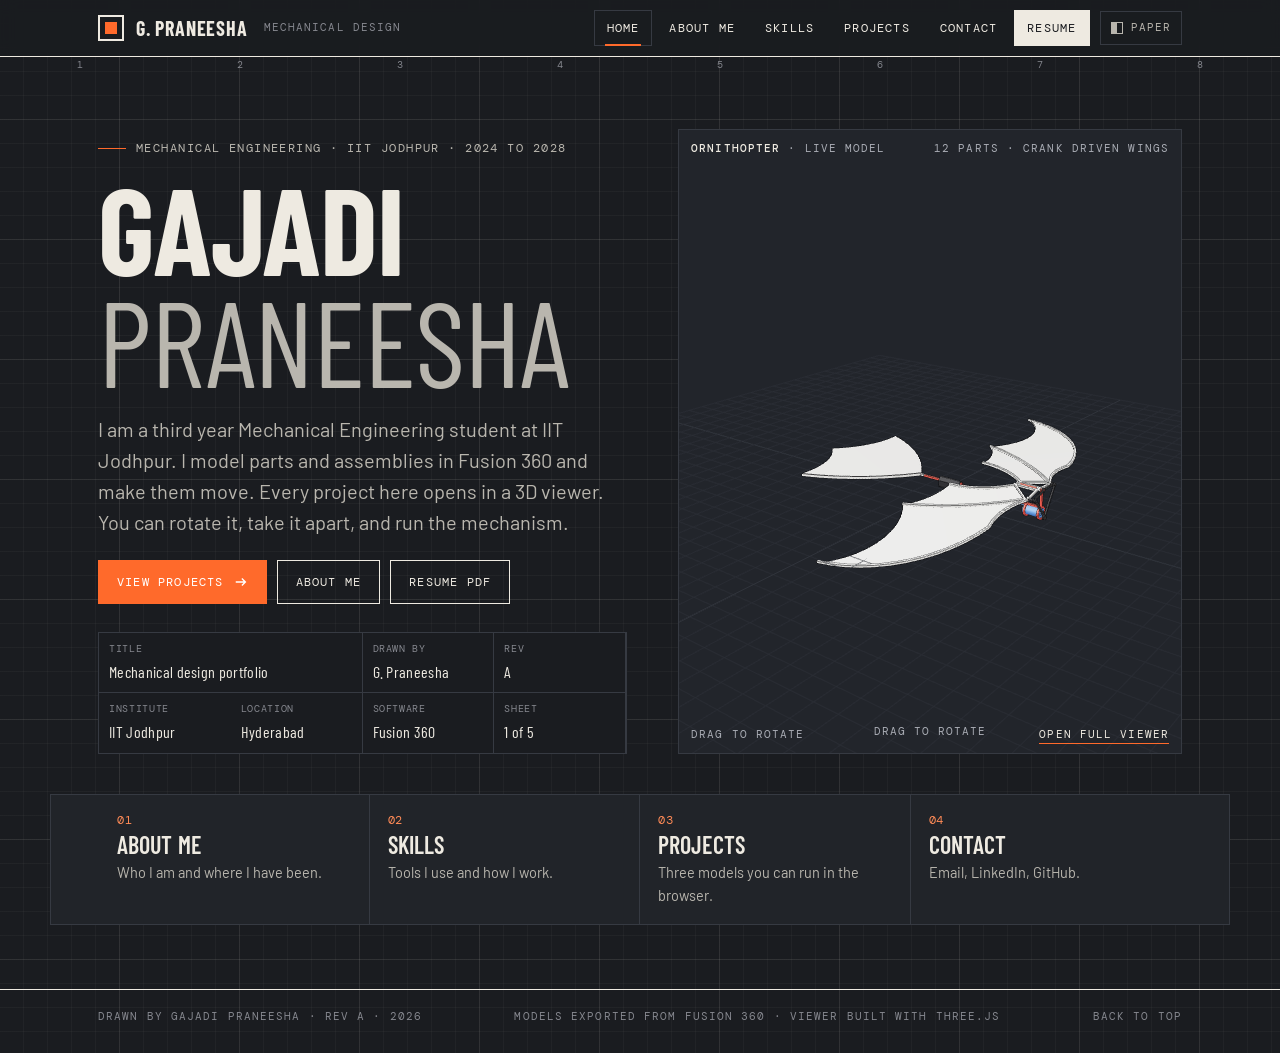
<file: index.html>
<!DOCTYPE html>
<html lang="en">
<head>
<meta charset="utf-8">
<meta name="viewport" content="width=device-width, initial-scale=1">
<title>Gajadi Praneesha · Mechanical Design Portfolio</title>
<meta name="description" content="Mechanical Engineering student at IIT Jodhpur. CAD models, assemblies, and motion studies in Fusion 360. Every project opens in a 3D viewer in the browser.">
<link rel="preconnect" href="https://fonts.googleapis.com">
<link rel="preconnect" href="https://fonts.gstatic.com" crossorigin>
<link href="https://fonts.googleapis.com/css2?family=Barlow+Condensed:wght@400;500;600;700&family=Barlow:wght@400;500;600&family=DM+Mono:wght@400;500&display=swap" rel="stylesheet">
<link rel="stylesheet" href="assets/css/style.css">
<link rel="icon" href="data:image/svg+xml,%3Csvg xmlns='http://www.w3.org/2000/svg' viewBox='0 0 32 32'%3E%3Crect x='3' y='3' width='26' height='26' fill='none' stroke='%2316171A' stroke-width='3'/%3E%3Crect x='10' y='10' width='12' height='12' fill='%23E0521A'/%3E%3C/svg%3E">
<script>(function(){try{var t=localStorage.getItem('theme');if(t==='light'||t==='dark')document.documentElement.setAttribute('data-theme',t);}catch(e){}})();</script>
<script type="importmap">{"imports":{"three":"./vendor/three/three.module.min.js"}}</script>
</head>
<body>

<header class="nav">
  <div class="wrap nav-in">
    <a class="brand" href="#home"><span class="brand-mark"></span>G. Praneesha <small>Mechanical design</small></a>
    <button class="nav-toggle" type="button" aria-label="Menu">Menu</button>
    <nav class="nav-links">
      <a href="#home">Home</a>
      <a href="#about">About me</a>
      <a href="#skills">Skills</a>
      <a href="#projects">Projects</a>
      <a href="#contact">Contact</a>
      <a class="cta" href="assets/Gajadi_Praneesha_Resume.pdf" target="_blank" rel="noopener">Resume</a>
      <button class="theme-btn" type="button" data-theme-toggle aria-label="Switch theme"><i></i><span>Paper</span></button>
    </nav>
  </div>
</header>

<main id="top">

<!-- ============================================================ HOME -->
<section class="view hero" id="home">
  <div class="zones"><span>1</span><span>2</span><span>3</span><span>4</span><span>5</span><span>6</span><span>7</span><span>8</span></div>
  <div class="wrap hero-grid">
    <div class="hero-copy">
      <div>
        <span class="eyebrow rv">Mechanical Engineering · IIT Jodhpur · 2024 to 2028</span>
        <h1 class="rv rv-d1">Gajadi<br><span class="thin">Praneesha</span></h1>
        <p class="lede rv rv-d2">I am a third year Mechanical Engineering student at IIT Jodhpur. I model parts and assemblies in Fusion 360 and make them move. Every project here opens in a 3D viewer. You can rotate it, take it apart, and run the mechanism.</p>
        <div class="hero-actions rv rv-d3">
          <a class="btn primary" href="#projects">View projects <svg viewBox="0 0 16 16" fill="none" stroke="currentColor" stroke-width="1.6"><path d="M2 8h11M9 4l4 4-4 4"/></svg></a>
          <a class="btn" href="#about">About me</a>
          <a class="btn" href="assets/Gajadi_Praneesha_Resume.pdf" target="_blank" rel="noopener">Resume PDF</a>
        </div>
      </div>
      <div class="title-block rv rv-d4" aria-label="Title block">
        <div class="span2"><span class="k">Title</span><span class="v">Mechanical design portfolio</span></div>
        <div><span class="k">Drawn by</span><span class="v">G. Praneesha</span></div>
        <div><span class="k">Rev</span><span class="v">A</span></div>
        <div><span class="k">Institute</span><span class="v">IIT Jodhpur</span></div>
        <div><span class="k">Location</span><span class="v">Hyderabad</span></div>
        <div><span class="k">Software</span><span class="v">Fusion 360</span></div>
        <div><span class="k">Sheet</span><span class="v">1 of 5</span></div>
      </div>
    </div>
    <div class="hero-viewer rv rv-d2">
      <div class="corner tl"><b>Ornithopter</b> · live model</div>
      <div class="corner tr">12 parts · crank driven wings</div>
      <div class="corner bl">Drag to rotate</div>
      <div class="corner br"><a href="projects/ornithopter.html">Open full viewer</a></div>
      <div id="hero-viewer"></div>
    </div>
  </div>
  <div class="wrap home-strip">
    <a class="strip-item rv" href="#about"><span class="mono">01</span><h3>About me</h3><p>Who I am and where I have been.</p></a>
    <a class="strip-item rv rv-d1" href="#skills"><span class="mono">02</span><h3>Skills</h3><p>Tools I use and how I work.</p></a>
    <a class="strip-item rv rv-d2" href="#projects"><span class="mono">03</span><h3>Projects</h3><p>Three models you can run in the browser.</p></a>
    <a class="strip-item rv rv-d3" href="#contact"><span class="mono">04</span><h3>Contact</h3><p>Email, LinkedIn, GitHub.</p></a>
  </div>
</section>

<!-- =========================================================== ABOUT -->
<section class="view section" id="about" hidden>
  <div class="wrap">
    <div class="sec-head">
      <span class="sec-num">01</span>
      <h2>About me</h2>
      <p>Who I am, what I work with, and where I have been.</p>
      <div class="dim"><i class="dim-l"></i><span>Sheet 2 of 5 · Profile</span><i class="dim-r"></i></div>
    </div>
    <div class="about">
      <div class="about-text rv">
        <p>I am Gajadi Praneesha. I study Mechanical Engineering at IIT Jodhpur. I am in my third year. I like to design things that move.</p>
        <p>My main tool is Fusion 360. I model each part, join the parts into an assembly, and check the motion. Then I make drawings so the part can be made. I also know SolidWorks, AutoCAD, ANSYS Workbench, and Matlab.</p>
        <p>On this site every model is real. The engine and the ornithopter are the same files I built in Fusion 360. You can turn them, pull them apart, cut them open, and run the mechanism in your browser.</p>
        <p>Outside class I help run campus events and mentor first year students. I am from Hyderabad.</p>
        <div class="hero-actions" style="margin-top:8px">
          <a class="btn primary" href="#projects">See my projects <svg viewBox="0 0 16 16" fill="none" stroke="currentColor" stroke-width="1.6"><path d="M2 8h11M9 4l4 4-4 4"/></svg></a>
          <a class="btn" href="assets/Gajadi_Praneesha_Resume.pdf" target="_blank" rel="noopener">Resume PDF</a>
        </div>
      </div>
      <div class="glance rv rv-d1">
        <div class="glance-head"><span>At a glance</span><span>2026</span></div>
        <div class="row"><span class="k">Year</span><span class="v">Third year, B.Tech Mechanical Engineering</span></div>
        <div class="row"><span class="k">Institute</span><span class="v">Indian Institute of Technology Jodhpur</span></div>
        <div class="row"><span class="k">Main tool</span><span class="v">Fusion 360</span></div>
        <div class="row"><span class="k">Also</span><span class="v">SolidWorks, AutoCAD, ANSYS Workbench, Matlab</span></div>
        <div class="row"><span class="k">Focus</span><span class="v">CAD modelling, assemblies, motion, drawings</span></div>
        <div class="row"><span class="k">Home</span><span class="v">Hyderabad, Telangana</span></div>
        <div class="row"><span class="k">Open to</span><span class="v">Internships and design projects</span></div>
      </div>
    </div>

    <div class="about-sub">
      <div class="sub-head rv"><h3>Experience and education</h3><span>2020 to present</span></div>
      <div class="timeline">
        <div class="tl-col rv">
          <h3>Positions <span>IIT Jodhpur</span></h3>
          <div class="tl-item"><div class="tl-date">Aug 2025<br>to present</div><div><h4>Support Team Member</h4><div class="org">Nexus IIT Jodhpur</div></div></div>
          <div class="tl-item"><div class="tl-date">Oct 2024<br>to present</div><div><h4>Core Member</h4><div class="org">E-Cell IIT Jodhpur</div><p>Joined the support team in October 2024. Moved to the core team in August 2025.</p></div></div>
          <div class="tl-item"><div class="tl-date">Aug 2025<br>to Feb 2026</div><div><h4>Student Guide</h4><div class="org">Student Wellbeing Committee</div><p>Mentored 11 first year students. Helped them settle into classes and campus life.</p></div></div>
          <div class="tl-item"><div class="tl-date">Dec 2024<br>to Jan 2026</div><div><h4>Assistant Head</h4><div class="org">Prometeo IIT Jodhpur</div><p>Ran publicity and outreach for the annual technical festival. Started as a volunteer in 2024.</p></div></div>
          <div class="tl-item"><div class="tl-date">Two editions</div><div><h4>Participant and Mentor</h4><div class="org">Vandre IIT Jodhpur</div><p>Helped build an interactive stall that won an award. Mentored student teams the next year.</p></div></div>
        </div>
        <div class="tl-col rv rv-d1">
          <h3>Education <span>Degrees and schools</span></h3>
          <div class="tl-item"><div class="tl-date">2024 to 2028</div><div><h4>B.Tech, Mechanical Engineering</h4><div class="org">Indian Institute of Technology Jodhpur</div><p>Third year. Coursework in solids, fluids, thermodynamics, manufacturing, and computation. Now studying heat transfer, kinematics, and metrology.</p></div></div>
          <div class="tl-item"><div class="tl-date">2023</div><div><h4>Class XII, MPC</h4><div class="org">Little Flower Junior College, Uppal</div><div class="grade">96%</div></div></div>
          <div class="tl-item"><div class="tl-date">2020</div><div><h4>Class X</h4><div class="org">St. Peter's Model School</div><div class="grade">94%</div></div></div>
        </div>
      </div>
    </div>
    <div class="view-next"><span class="mono">Next sheet</span><a href="#skills">Skills <svg viewBox="0 0 16 16" fill="none" stroke="currentColor" stroke-width="1.6"><path d="M2 8h11M9 4l4 4-4 4"/></svg></a></div>
  </div>
</section>

<!-- ========================================================== SKILLS -->
<section class="view section" id="skills" hidden>
  <div class="wrap">
    <div class="sec-head">
      <span class="sec-num">02</span>
      <h2>Skills</h2>
      <p>What I use and what I know. Fusion 360 is my main tool. I also work in SolidWorks and AutoCAD. I have used ANSYS Workbench and Matlab for analysis.</p>
      <div class="dim"><i class="dim-l"></i><span>Sheet 3 of 5 · Tools · Design · Coursework</span><i class="dim-r"></i></div>
    </div>
    <div class="skills">
      <div class="skill-box rv">
        <h3>Software <span>CAD and CAE</span></h3>
        <div class="skill-list"><span class="skill main">Fusion 360</span><span class="skill">SolidWorks</span><span class="skill">AutoCAD</span><span class="skill">ANSYS Workbench</span><span class="skill">Matlab</span><span class="skill">GitHub</span></div>
      </div>
      <div class="skill-box rv rv-d1">
        <h3>Design <span>What I do with it</span></h3>
        <div class="skill-list"><span class="skill main">3D CAD modelling</span><span class="skill main">Assembly design</span><span class="skill">Engineering drawing</span><span class="skill">Motion simulation</span><span class="skill">Mechanical design</span><span class="skill">Machine elements</span><span class="skill">GD&amp;T</span></div>
      </div>
      <div class="skill-box rv rv-d2">
        <h3>Coursework <span>IIT Jodhpur</span></h3>
        <div class="mono" style="margin-bottom:8px">Completed</div>
        <div class="skill-list" style="margin-bottom:14px"><span class="skill">Mechanics of Solids</span><span class="skill">Fluid Mechanics</span><span class="skill">Thermodynamics</span><span class="skill">Manufacturing Processes</span><span class="skill">Engineering Mechanics</span><span class="skill">Scientific Computations</span><span class="skill">Machine Learning</span></div>
        <div class="mono" style="margin-bottom:8px">Ongoing</div>
        <div class="skill-list"><span class="skill">Heat Transfer</span><span class="skill">Kinematics and Dynamics</span><span class="skill">Machine Science and Metrology</span><span class="skill">Digital Fabrication</span><span class="skill">Production Operations and Management</span></div>
      </div>
    </div>

    <div class="about-sub">
      <div class="sub-head rv"><h3>How I work</h3><span>From sketch to drawing</span></div>
      <div class="process">
        <div class="step rv"><span class="mono">Step 1</span><h4>Model the parts</h4><p>Each part gets its own file. I keep the sketches simple and fully defined so changes are easy later.</p></div>
        <div class="step rv rv-d1"><span class="mono">Step 2</span><h4>Build the assembly</h4><p>I join the parts with the right joints. Revolute where things turn. Slider where things slide. Rigid where things stay put.</p></div>
        <div class="step rv rv-d2"><span class="mono">Step 3</span><h4>Check the motion</h4><p>I run a motion study. If a part hits another part, I go back and fix the geometry.</p></div>
        <div class="step rv rv-d3"><span class="mono">Step 4</span><h4>Make the drawings</h4><p>Front, top, side, section, and exploded views on a sheet with a title block. Ready for a workshop.</p></div>
      </div>
    </div>

    <div class="about-sub">
      <div class="sub-head rv"><h3>Where I used them</h3><span>Skills to projects</span></div>
      <div class="usage rv">
        <div class="usage-row"><span class="skill">Assembly joints</span><span class="u">Engine (26 parts), Ornithopter (12 parts), Hinge</span></div>
        <div class="usage-row"><span class="skill">Motion study</span><span class="u">Engine crank and pistons, Ornithopter wings, Hinge</span></div>
        <div class="usage-row"><span class="skill">Engineering drawing</span><span class="u">Engine drawing sheet, exploded and section views</span></div>
        <div class="usage-row"><span class="skill">Loft and Sweep</span><span class="u">Wall hook, Pipe elbow, Flanged elbow</span></div>
        <div class="usage-row"><span class="skill">Mirror and patterns</span><span class="u">Ornithopter left and right wings, Engine cylinders</span></div>
      </div>
    </div>
    <div class="view-next"><span class="mono">Next sheet</span><a href="#projects">Projects <svg viewBox="0 0 16 16" fill="none" stroke="currentColor" stroke-width="1.6"><path d="M2 8h11M9 4l4 4-4 4"/></svg></a></div>
  </div>
</section>

<!-- ======================================================== PROJECTS -->
<section class="view section" id="projects" hidden>
  <div class="wrap">
    <div class="sec-head">
      <span class="sec-num">03</span>
      <h2>Projects</h2>
      <p>Three projects from Fusion 360. Two of them open in a full 3D viewer with explode, section cut, and motion. The third is a set of parts with pictures and a short video.</p>
      <div class="dim"><i class="dim-l"></i><span>Sheet 4 of 5 · Drawings 01 to 03</span><i class="dim-r"></i></div>
    </div>
    <div class="projects">
      <article class="card rv">
        <div class="card-media light"><img src="assets/img/engine/iso.jpg" alt="Four cylinder engine CAD model" loading="lazy"><span class="tag">DWG 01</span><span class="tag motion">Motion</span></div>
        <div class="card-body">
          <h3>Four cylinder inline engine</h3>
          <p>A full engine built from scratch. Block, crankshaft, pistons, rods, caps, and pins. All joined into one assembly that runs.</p>
          <div class="chips"><span class="chip">Fusion 360</span><span class="chip">26 parts</span><span class="chip">Drawings</span><span class="chip">Motion study</span></div>
          <div class="card-foot"><span>Explode · Section · Run</span><span class="go">Open viewer <svg viewBox="0 0 16 16" fill="none" stroke="currentColor" stroke-width="1.6"><path d="M2 8h11M9 4l4 4-4 4"/></svg></span></div>
        </div>
        <a class="cover" href="projects/engine.html" aria-label="Open the engine project"></a>
      </article>
      <article class="card rv rv-d1">
        <div class="card-media"><img src="assets/img/ornithopter/assembly.png" alt="Ornithopter CAD model" loading="lazy"><span class="tag">DWG 02</span><span class="tag motion">Motion</span></div>
        <div class="card-body">
          <h3>Ornithopter flapping wing mechanism</h3>
          <p>A machine that flies by flapping its wings like a bird. One crank, two links, two wings. Both wings move together.</p>
          <div class="chips"><span class="chip">Fusion 360</span><span class="chip">12 parts</span><span class="chip">Linkage</span><span class="chip">Motion study</span></div>
          <div class="card-foot"><span>Explode · Section · Run</span><span class="go">Open viewer <svg viewBox="0 0 16 16" fill="none" stroke="currentColor" stroke-width="1.6"><path d="M2 8h11M9 4l4 4-4 4"/></svg></span></div>
        </div>
        <a class="cover" href="projects/ornithopter.html" aria-label="Open the ornithopter project"></a>
      </article>
      <article class="card rv rv-d2">
        <div class="card-media"><img src="assets/img/components/bracket.png" alt="Pipe support bracket CAD model" loading="lazy"><span class="tag">DWG 03</span></div>
        <div class="card-body">
          <h3>Mechanical components and assemblies</h3>
          <p>Six parts made to practice the tools. A hook, a bracket, two pipe elbows, a spacer, and a hinge that turns.</p>
          <div class="chips"><span class="chip">Fusion 360</span><span class="chip">6 parts</span><span class="chip">Loft</span><span class="chip">Sweep</span></div>
          <div class="card-foot"><span>Gallery · Video</span><span class="go">Open project <svg viewBox="0 0 16 16" fill="none" stroke="currentColor" stroke-width="1.6"><path d="M2 8h11M9 4l4 4-4 4"/></svg></span></div>
        </div>
        <a class="cover" href="projects/components.html" aria-label="Open the components project"></a>
      </article>
    </div>
    <div class="view-next"><span class="mono">Next sheet</span><a href="#contact">Contact <svg viewBox="0 0 16 16" fill="none" stroke="currentColor" stroke-width="1.6"><path d="M2 8h11M9 4l4 4-4 4"/></svg></a></div>
  </div>
</section>

<!-- ========================================================= CONTACT -->
<section class="view section" id="contact" hidden>
  <div class="wrap contact">
    <div class="rv">
      <span class="sec-num">04</span>
      <h2 style="margin-top:14px">Get in touch</h2>
      <p>I am open to internships and design projects. Write to me by email or find me on LinkedIn. I reply within a day or two.</p>
      <a class="btn primary" href="mailto:gpraneesha17@gmail.com">Send an email <svg viewBox="0 0 16 16" fill="none" stroke="currentColor" stroke-width="1.6"><path d="M2 8h11M9 4l4 4-4 4"/></svg></a>
    </div>
    <div class="contact-list rv rv-d1">
      <a href="mailto:gpraneesha17@gmail.com"><span class="k">Email</span><span class="v">gpraneesha17@gmail.com</span><svg viewBox="0 0 16 16" fill="none" stroke="currentColor" stroke-width="1.6"><path d="M2 8h11M9 4l4 4-4 4"/></svg></a>
      <a href="https://www.linkedin.com/in/gajadi-praneesha-06878531a/" target="_blank" rel="noopener"><span class="k">LinkedIn</span><span class="v">gajadi-praneesha</span><svg viewBox="0 0 16 16" fill="none" stroke="currentColor" stroke-width="1.6"><path d="M2 8h11M9 4l4 4-4 4"/></svg></a>
      <a href="https://github.com/praneesha1" target="_blank" rel="noopener"><span class="k">GitHub</span><span class="v">praneesha1</span><svg viewBox="0 0 16 16" fill="none" stroke="currentColor" stroke-width="1.6"><path d="M2 8h11M9 4l4 4-4 4"/></svg></a>
      <a href="assets/Gajadi_Praneesha_Resume.pdf" target="_blank" rel="noopener"><span class="k">Resume</span><span class="v">PDF, one page</span><svg viewBox="0 0 16 16" fill="none" stroke="currentColor" stroke-width="1.6"><path d="M2 8h11M9 4l4 4-4 4"/></svg></a>
      <div><span class="k">Location</span><span class="v">Jodhpur · Hyderabad</span><span></span></div>
    </div>
  </div>
</section>
</main>

<footer class="footer">
  <div class="wrap footer-in">
    <span>Drawn by Gajadi Praneesha · Rev A · <span data-year>2026</span></span>
    <span>Models exported from Fusion 360 · Viewer built with three.js</span>
    <button class="linkish" type="button" data-scroll-top>Back to top</button>
  </div>
</footer>

<script src="assets/js/main.js"></script>
<script type="module">
  import { CadViewer } from './assets/js/viewer.js';
  import { ORNITHOPTER } from './assets/js/models.js';
  const el = document.getElementById('hero-viewer');
  el.style.position = 'absolute'; el.style.inset = '0';
  window.cadViewer = new CadViewer(el, { model: ORNITHOPTER, ui: false, autoRotate: true, playing: true, base: './', compact: true, grid: true });
</script>
</body>
</html>
</file>
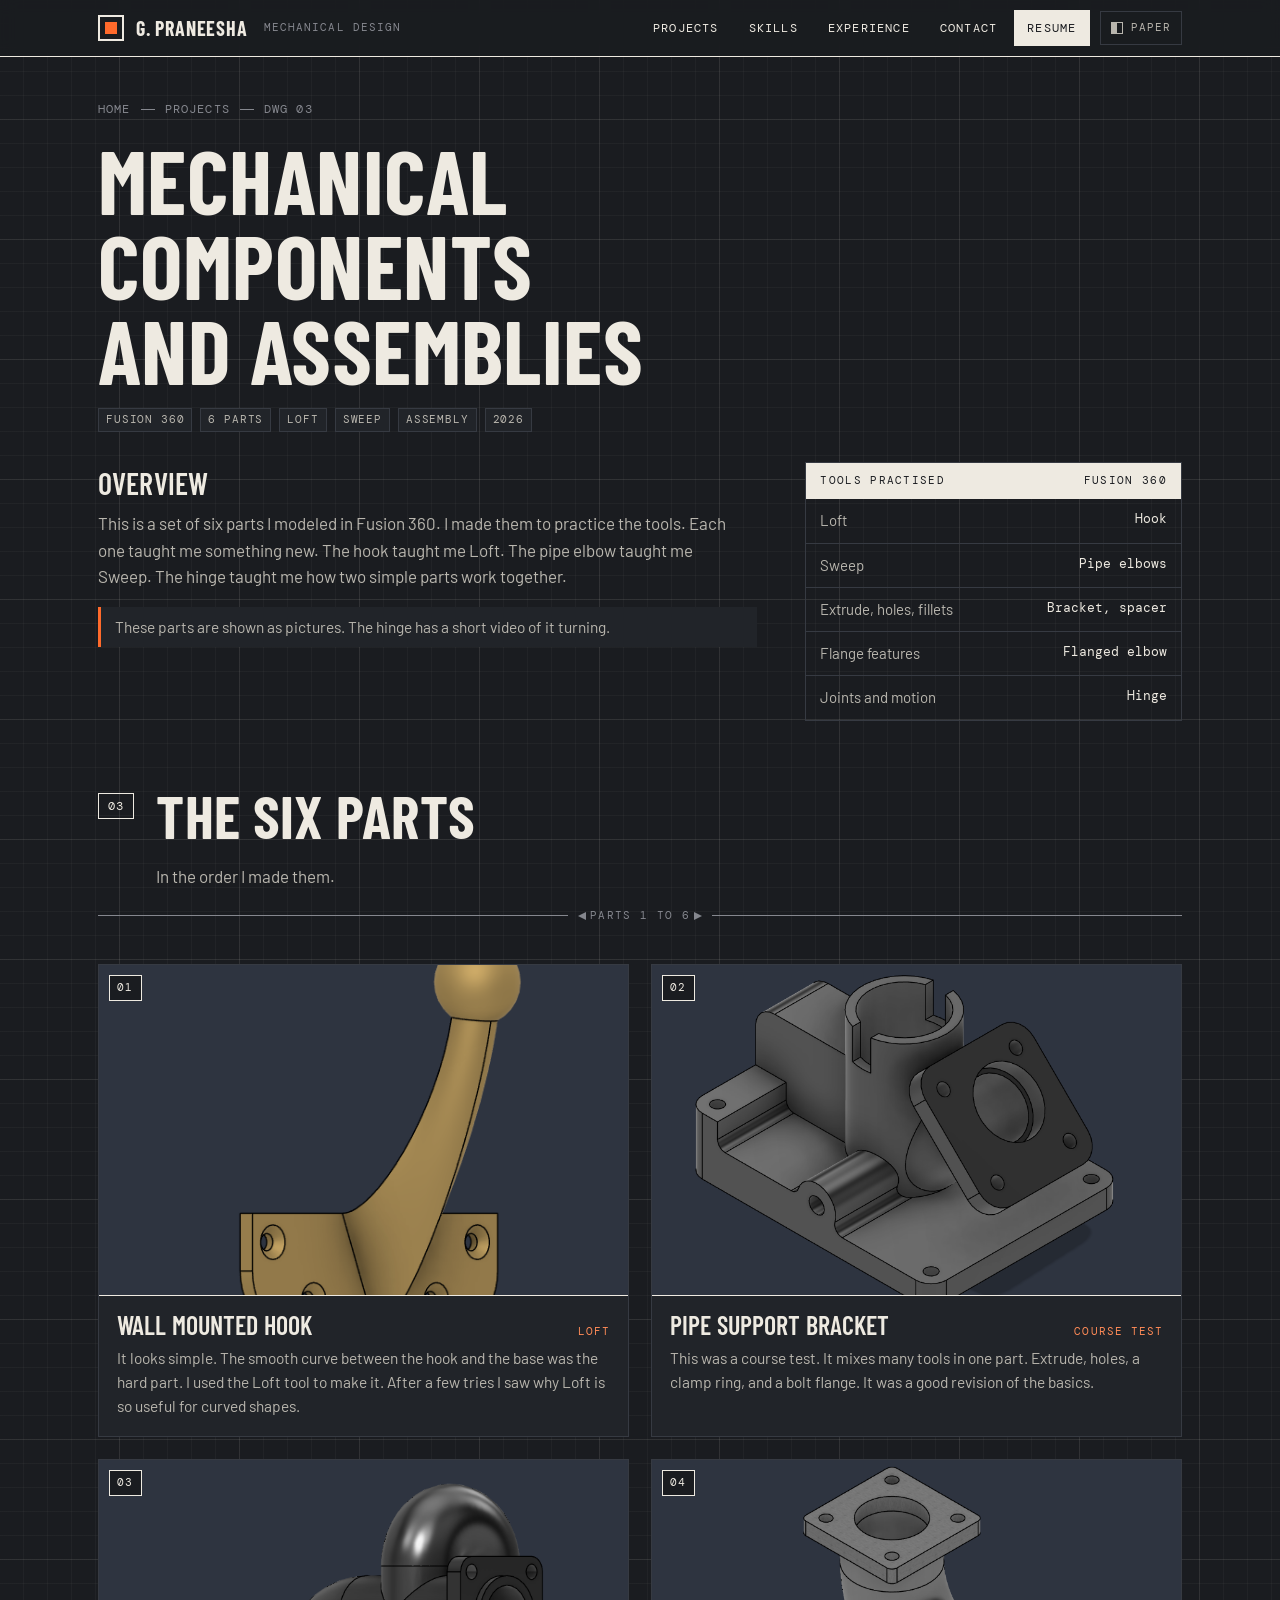
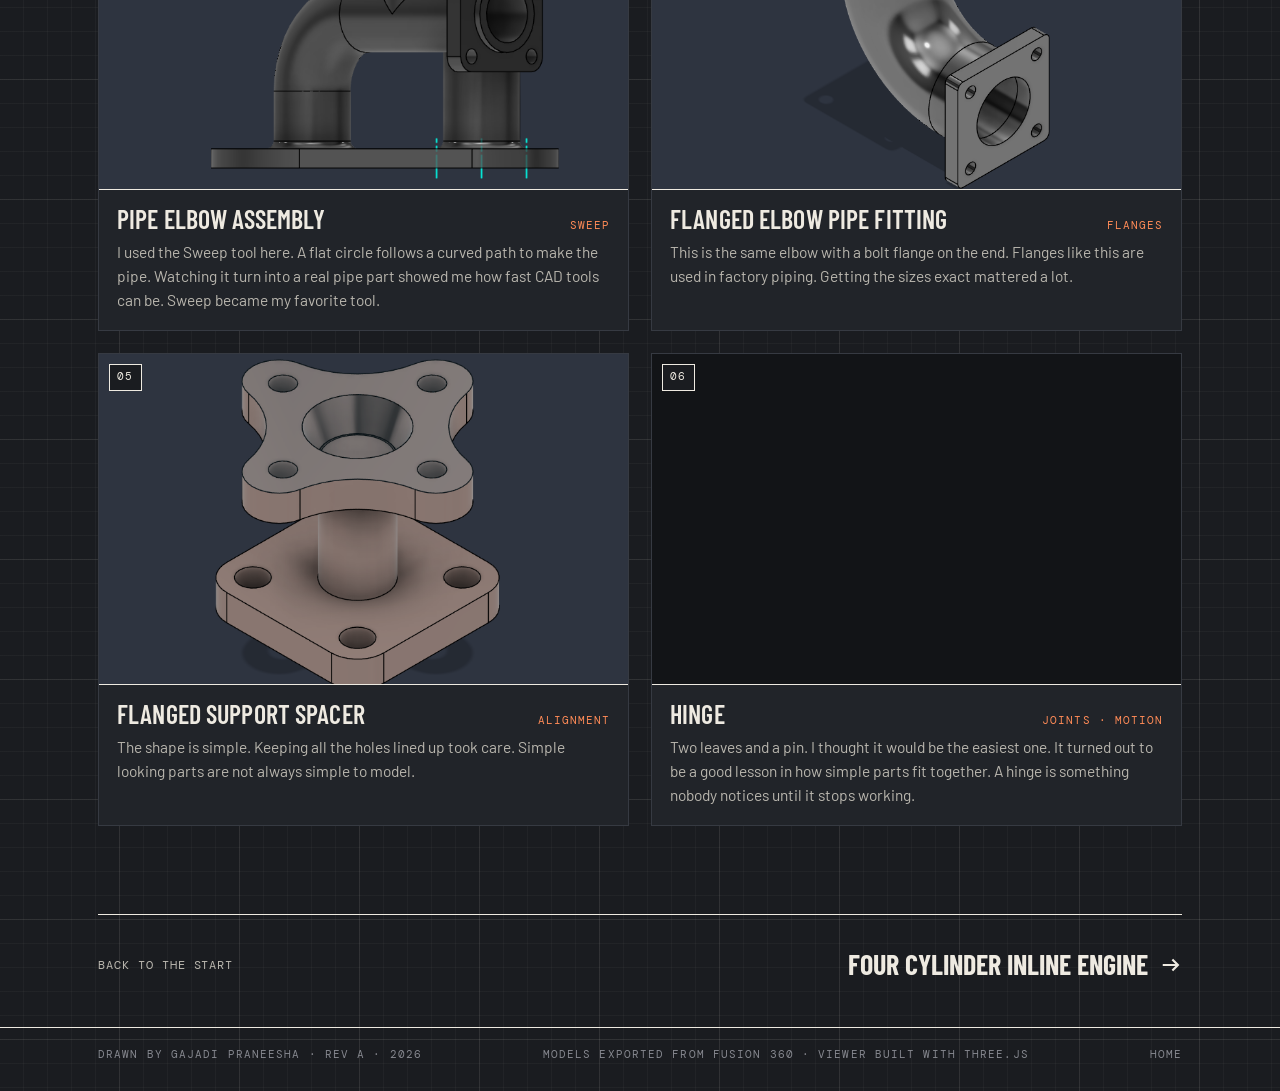
<file: projects/components.html>
<!DOCTYPE html>
<html lang="en">
<head>
<meta charset="utf-8">
<meta name="viewport" content="width=device-width, initial-scale=1">
<title>Mechanical Components and Assemblies · Gajadi Praneesha</title>
<meta name="description" content="Six mechanical parts modeled in Fusion 360 to practice loft, sweep, and assembly tools.">
<link rel="preconnect" href="https://fonts.googleapis.com">
<link rel="preconnect" href="https://fonts.gstatic.com" crossorigin>
<link href="https://fonts.googleapis.com/css2?family=Barlow+Condensed:wght@400;500;600;700&family=Barlow:wght@400;500;600&family=DM+Mono:wght@400;500&display=swap" rel="stylesheet">
<link rel="stylesheet" href="../assets/css/style.css">
<link rel="icon" href="data:image/svg+xml,%3Csvg xmlns='http://www.w3.org/2000/svg' viewBox='0 0 32 32'%3E%3Crect x='3' y='3' width='26' height='26' fill='none' stroke='%2316171A' stroke-width='3'/%3E%3Crect x='10' y='10' width='12' height='12' fill='%23E0521A'/%3E%3C/svg%3E">
<script>(function(){try{var t=localStorage.getItem('theme');if(t==='light'||t==='dark')document.documentElement.setAttribute('data-theme',t);}catch(e){}})();</script>
</head>
<body>

<header class="nav">
  <div class="wrap nav-in">
    <a class="brand" href="../index.html"><span class="brand-mark"></span>G. Praneesha <small>Mechanical design</small></a>
    <button class="nav-toggle" type="button" aria-label="Menu">Menu</button>
    <nav class="nav-links">
      <a href="../index.html#projects">Projects</a>
      <a href="../index.html#skills">Skills</a>
      <a href="../index.html#experience">Experience</a>
      <a href="../index.html#contact">Contact</a>
      <a class="cta" href="../assets/Gajadi_Praneesha_Resume.pdf" target="_blank" rel="noopener">Resume</a>
      <button class="theme-btn" type="button" data-theme-toggle aria-label="Switch theme"><i></i><span>Paper</span></button>
    </nav>
  </div>
</header>

<main>
<div class="wrap">
  <div class="proj-head">
    <div class="crumbs"><a href="../index.html">Home</a><i></i><a href="../index.html#projects">Projects</a><i></i><span>DWG 03</span></div>
    <h1 class="rv">Mechanical components and assemblies</h1>
    <div class="proj-meta rv rv-d1"><span class="chip">Fusion 360</span><span class="chip">6 parts</span><span class="chip">Loft</span><span class="chip">Sweep</span><span class="chip">Assembly</span><span class="chip">2026</span></div>
  </div>

  <div class="proj-grid" style="padding-top:8px">
    <div class="prose">
      <h2>Overview</h2>
      <p>This is a set of six parts I modeled in Fusion 360. I made them to practice the tools. Each one taught me something new. The hook taught me Loft. The pipe elbow taught me Sweep. The hinge taught me how two simple parts work together.</p>
      <div class="note">These parts are shown as pictures. The hinge has a short video of it turning.</div>
    </div>
    <aside class="side-stack">
      <div class="facts rv">
        <div class="facts-head"><span>Tools practised</span><span>Fusion 360</span></div>
        <div class="row"><span class="k">Loft</span><span class="v">Hook</span></div>
        <div class="row"><span class="k">Sweep</span><span class="v">Pipe elbows</span></div>
        <div class="row"><span class="k">Extrude, holes, fillets</span><span class="v">Bracket, spacer</span></div>
        <div class="row"><span class="k">Flange features</span><span class="v">Flanged elbow</span></div>
        <div class="row"><span class="k">Joints and motion</span><span class="v">Hinge</span></div>
      </div>
    </aside>
  </div>

  <section class="section" style="padding-top:0">
    <div class="sec-head">
      <span class="sec-num">03</span>
      <h2>The six parts</h2>
      <p>In the order I made them.</p>
      <div class="dim"><i class="dim-l"></i><span>Parts 1 to 6</span><i class="dim-r"></i></div>
    </div>
    <div class="parts-grid">
      <article class="part rv">
        <div class="pm"><img src="../assets/img/components/hook.png" alt="Wall mounted hook" loading="lazy"><span class="n">01</span></div>
        <div class="pb"><h3>Wall mounted hook <span>Loft</span></h3><p>It looks simple. The smooth curve between the hook and the base was the hard part. I used the Loft tool to make it. After a few tries I saw why Loft is so useful for curved shapes.</p></div>
      </article>
      <article class="part rv rv-d1">
        <div class="pm"><img src="../assets/img/components/bracket.png" alt="Pipe support bracket" loading="lazy"><span class="n">02</span></div>
        <div class="pb"><h3>Pipe support bracket <span>Course test</span></h3><p>This was a course test. It mixes many tools in one part. Extrude, holes, a clamp ring, and a bolt flange. It was a good revision of the basics.</p></div>
      </article>
      <article class="part rv">
        <div class="pm"><img src="../assets/img/components/elbow.png" alt="Pipe elbow assembly" loading="lazy"><span class="n">03</span></div>
        <div class="pb"><h3>Pipe elbow assembly <span>Sweep</span></h3><p>I used the Sweep tool here. A flat circle follows a curved path to make the pipe. Watching it turn into a real pipe part showed me how fast CAD tools can be. Sweep became my favorite tool.</p></div>
      </article>
      <article class="part rv rv-d1">
        <div class="pm"><img src="../assets/img/components/flanged-elbow.png" alt="Flanged elbow pipe fitting" loading="lazy"><span class="n">04</span></div>
        <div class="pb"><h3>Flanged elbow pipe fitting <span>Flanges</span></h3><p>This is the same elbow with a bolt flange on the end. Flanges like this are used in factory piping. Getting the sizes exact mattered a lot.</p></div>
      </article>
      <article class="part rv">
        <div class="pm"><img src="../assets/img/components/spacer.png" alt="Flanged support spacer" loading="lazy"><span class="n">05</span></div>
        <div class="pb"><h3>Flanged support spacer <span>Alignment</span></h3><p>The shape is simple. Keeping all the holes lined up took care. Simple looking parts are not always simple to model.</p></div>
      </article>
      <article class="part rv rv-d1">
        <div class="pm"><video src="../assets/video/hinge.mp4" muted loop playsinline autoplay preload="metadata" aria-label="Hinge turning"></video><span class="n">06</span></div>
        <div class="pb"><h3>Hinge <span>Joints · Motion</span></h3><p>Two leaves and a pin. I thought it would be the easiest one. It turned out to be a good lesson in how simple parts fit together. A hinge is something nobody notices until it stops working.</p></div>
      </article>
    </div>
  </section>

  <div class="next-proj">
    <span class="mono">Back to the start</span>
    <a href="engine.html">Four cylinder inline engine <svg viewBox="0 0 16 16" fill="none" stroke="currentColor" stroke-width="1.6"><path d="M2 8h11M9 4l4 4-4 4"/></svg></a>
  </div>
</div>
</main>

<footer class="footer">
  <div class="wrap footer-in">
    <span>Drawn by Gajadi Praneesha · Rev A · <span data-year>2026</span></span>
    <span>Models exported from Fusion 360 · Viewer built with three.js</span>
    <a href="../index.html">Home</a>
  </div>
</footer>

<script src="../assets/js/main.js"></script>
</body>
</html>
</file>
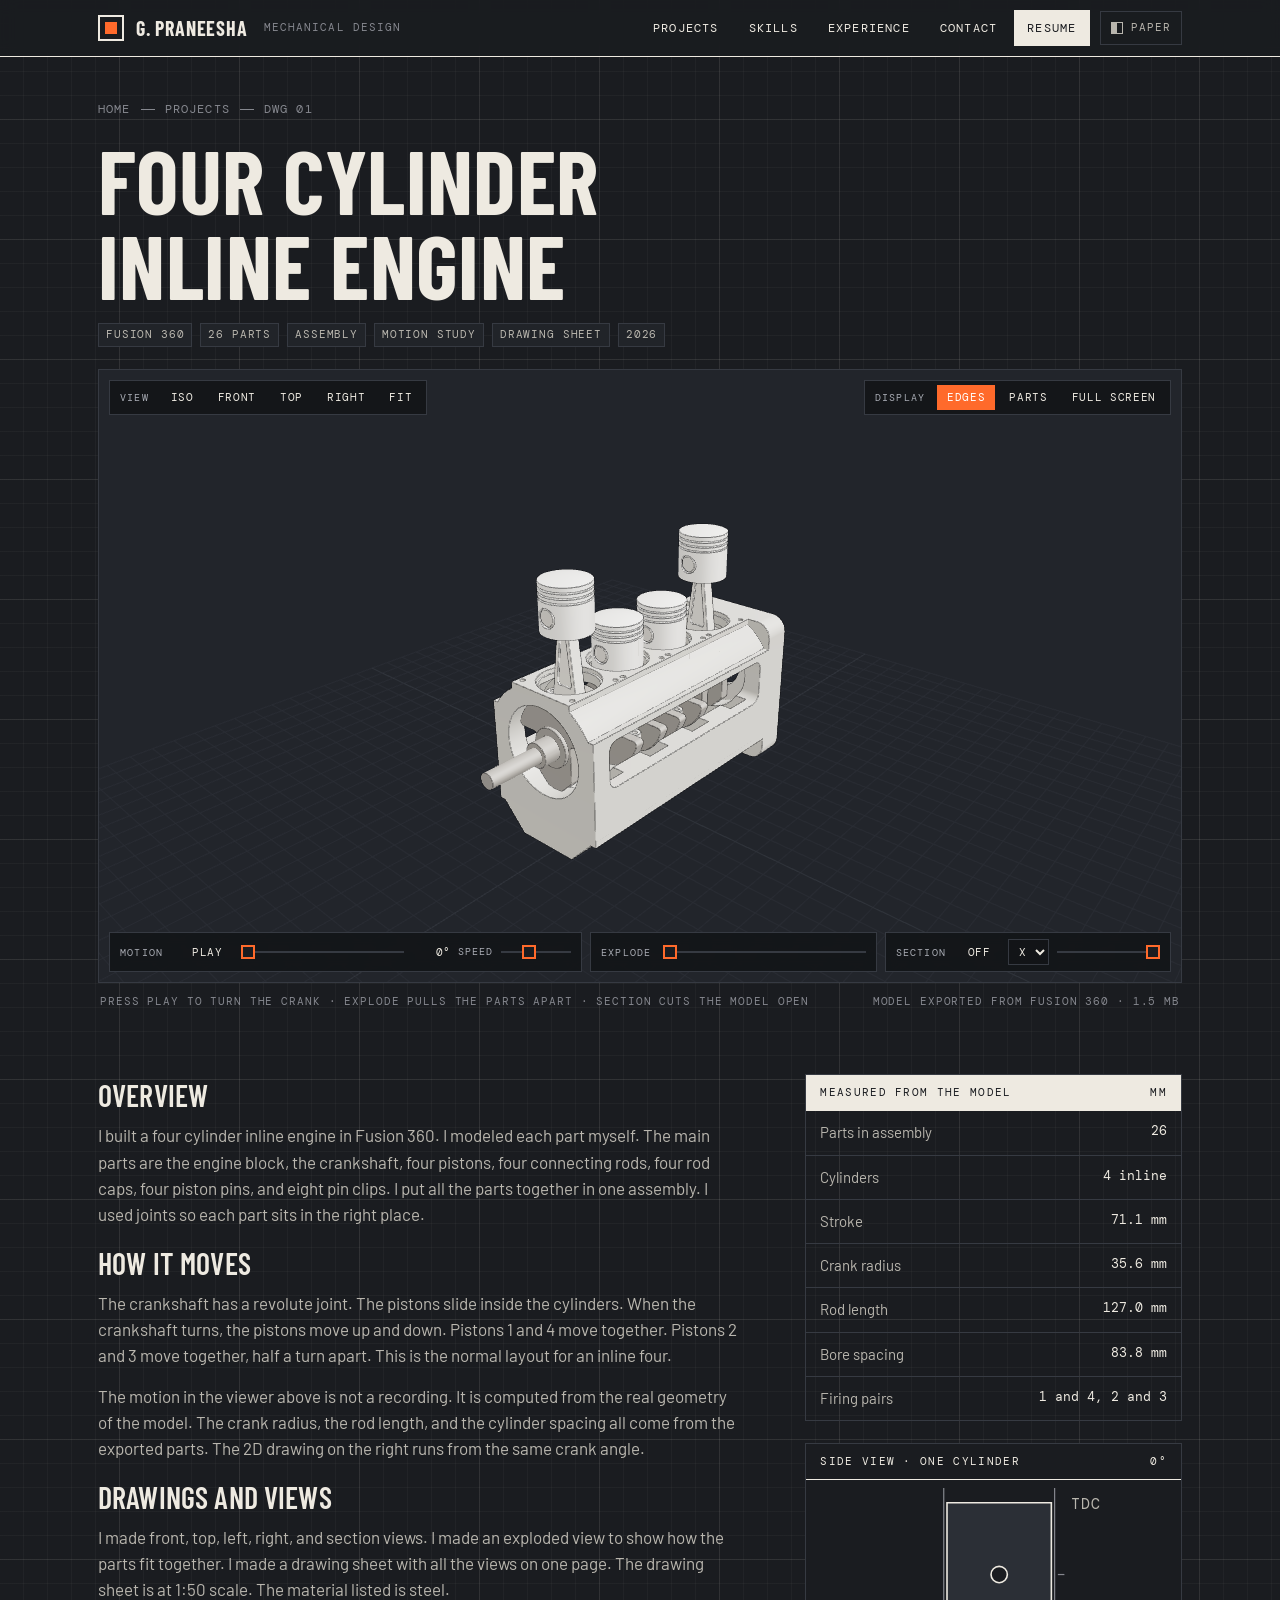
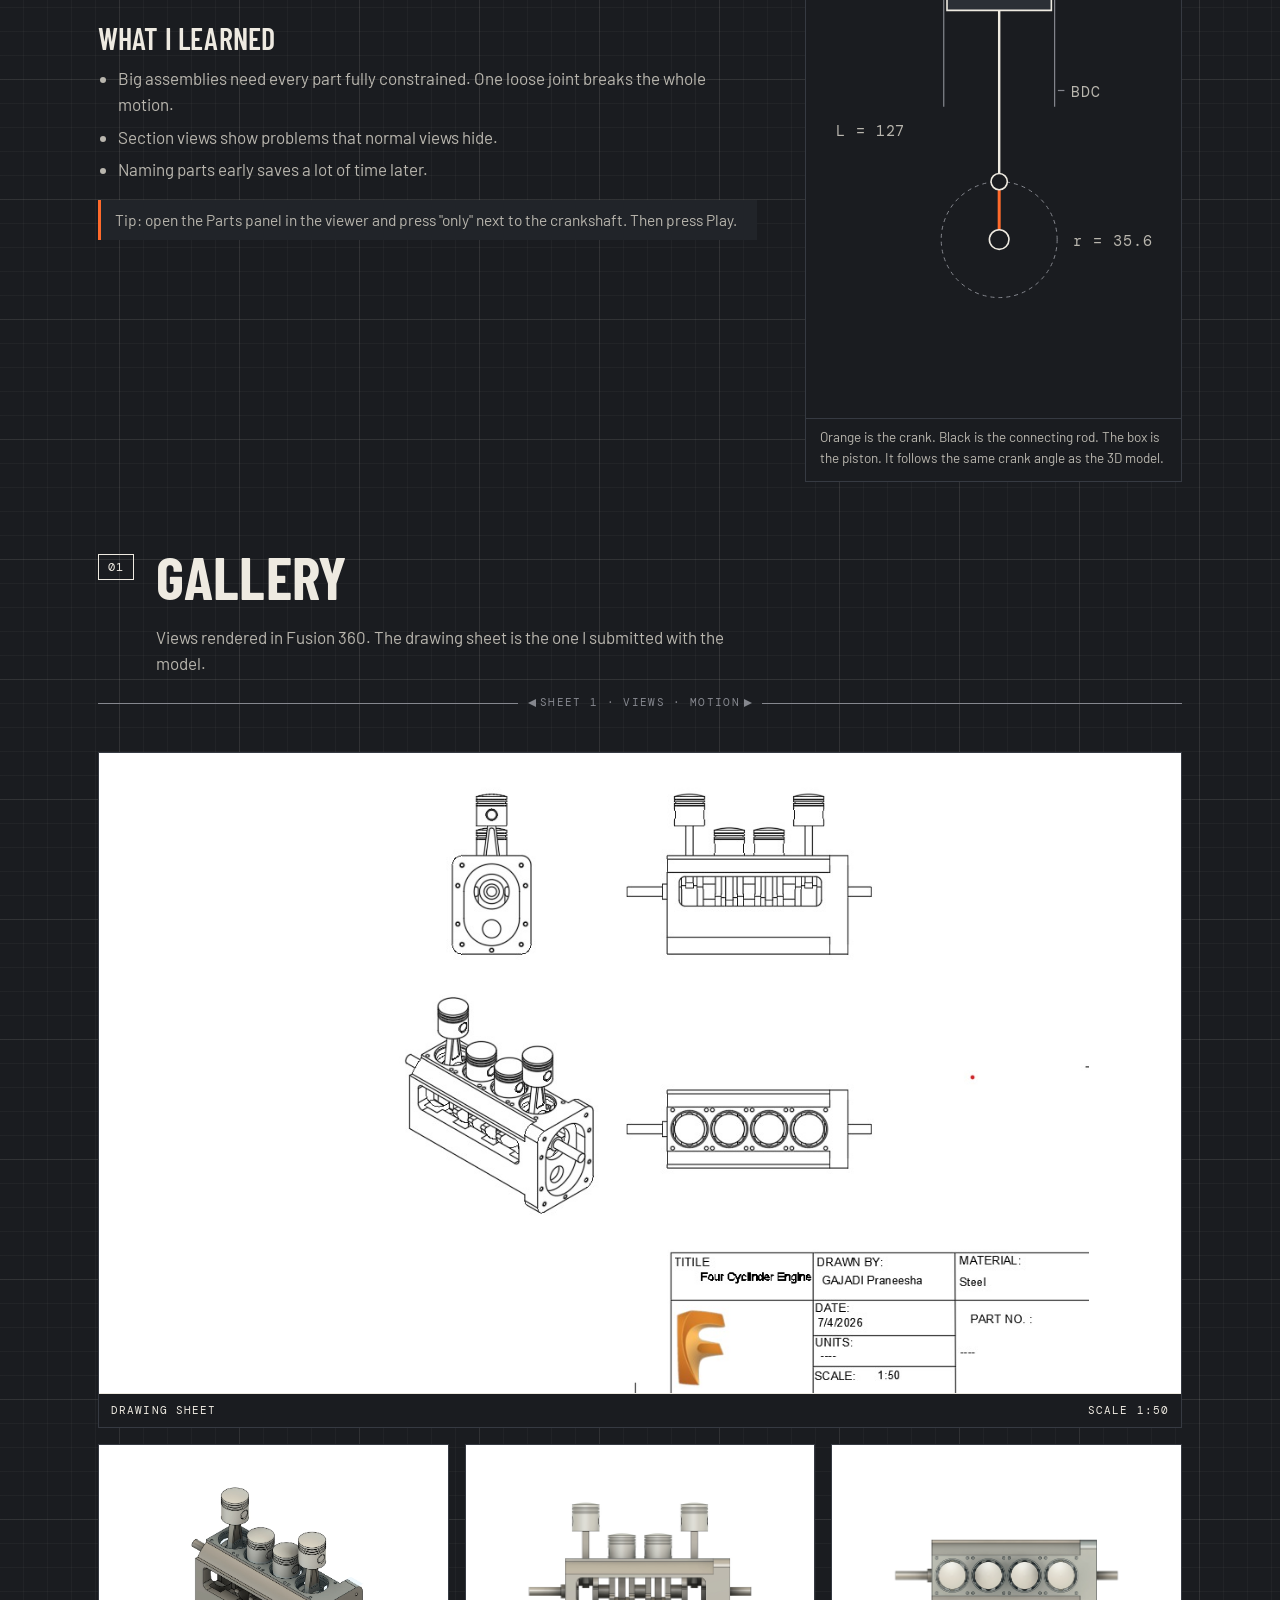
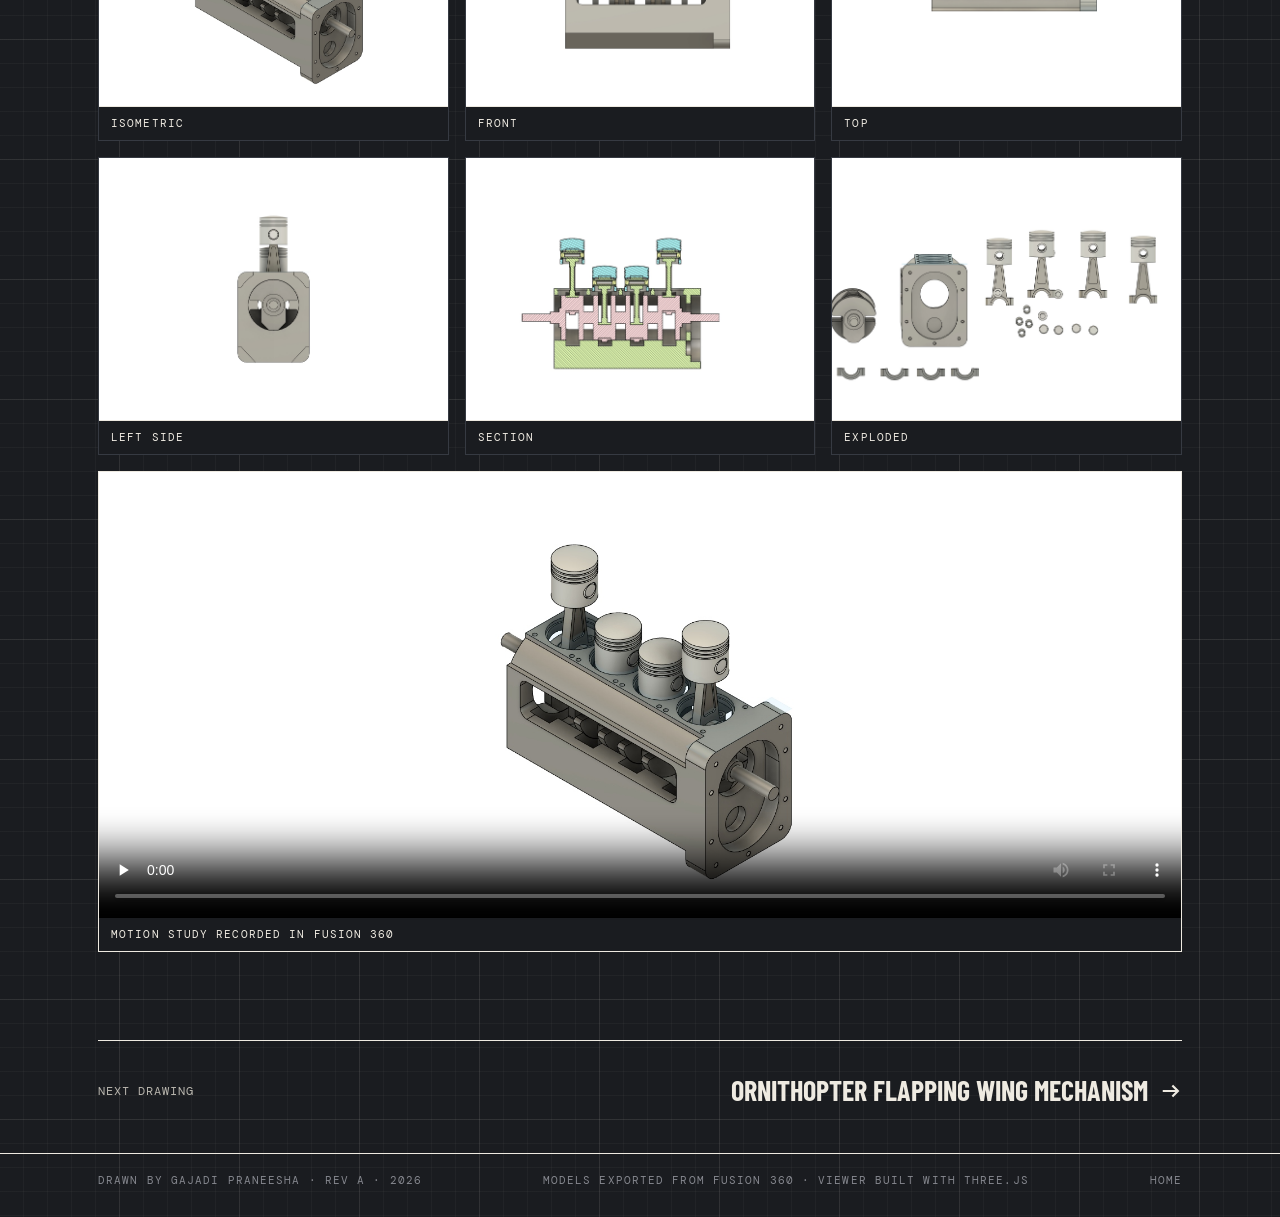
<file: projects/engine.html>
<!DOCTYPE html>
<html lang="en">
<head>
<meta charset="utf-8">
<meta name="viewport" content="width=device-width, initial-scale=1">
<title>Four Cylinder Inline Engine · Gajadi Praneesha</title>
<meta name="description" content="Four cylinder inline engine designed in Fusion 360. Rotate, explode, section, and run the engine in the browser.">
<link rel="preconnect" href="https://fonts.googleapis.com">
<link rel="preconnect" href="https://fonts.gstatic.com" crossorigin>
<link href="https://fonts.googleapis.com/css2?family=Barlow+Condensed:wght@400;500;600;700&family=Barlow:wght@400;500;600&family=DM+Mono:wght@400;500&display=swap" rel="stylesheet">
<link rel="stylesheet" href="../assets/css/style.css">
<link rel="icon" href="data:image/svg+xml,%3Csvg xmlns='http://www.w3.org/2000/svg' viewBox='0 0 32 32'%3E%3Crect x='3' y='3' width='26' height='26' fill='none' stroke='%2316171A' stroke-width='3'/%3E%3Crect x='10' y='10' width='12' height='12' fill='%23E0521A'/%3E%3C/svg%3E">
<script>(function(){try{var t=localStorage.getItem('theme');if(t==='light'||t==='dark')document.documentElement.setAttribute('data-theme',t);}catch(e){}})();</script>
<script type="importmap">{"imports":{"three":"../vendor/three/three.module.min.js"}}</script>
</head>
<body>

<header class="nav">
  <div class="wrap nav-in">
    <a class="brand" href="../index.html"><span class="brand-mark"></span>G. Praneesha <small>Mechanical design</small></a>
    <button class="nav-toggle" type="button" aria-label="Menu">Menu</button>
    <nav class="nav-links">
      <a href="../index.html#projects">Projects</a>
      <a href="../index.html#skills">Skills</a>
      <a href="../index.html#experience">Experience</a>
      <a href="../index.html#contact">Contact</a>
      <a class="cta" href="../assets/Gajadi_Praneesha_Resume.pdf" target="_blank" rel="noopener">Resume</a>
      <button class="theme-btn" type="button" data-theme-toggle aria-label="Switch theme"><i></i><span>Paper</span></button>
    </nav>
  </div>
</header>

<main>
<div class="wrap">
  <div class="proj-head">
    <div class="crumbs"><a href="../index.html">Home</a><i></i><a href="../index.html#projects">Projects</a><i></i><span>DWG 01</span></div>
    <h1 class="rv">Four cylinder inline engine</h1>
    <div class="proj-meta rv rv-d1"><span class="chip">Fusion 360</span><span class="chip">26 parts</span><span class="chip">Assembly</span><span class="chip">Motion study</span><span class="chip">Drawing sheet</span><span class="chip">2026</span></div>
  </div>

  <div class="viewer-wrap rv rv-d2">
    <div id="viewer"></div>
  </div>
  <div class="viewer-note">
    <span>Press Play to turn the crank · Explode pulls the parts apart · Section cuts the model open</span>
    <span>Model exported from Fusion 360 · 1.5 MB</span>
  </div>

  <div class="proj-grid">
    <div class="prose">
      <h2>Overview</h2>
      <p>I built a four cylinder inline engine in Fusion 360. I modeled each part myself. The main parts are the engine block, the crankshaft, four pistons, four connecting rods, four rod caps, four piston pins, and eight pin clips. I put all the parts together in one assembly. I used joints so each part sits in the right place.</p>

      <h2>How it moves</h2>
      <p>The crankshaft has a revolute joint. The pistons slide inside the cylinders. When the crankshaft turns, the pistons move up and down. Pistons 1 and 4 move together. Pistons 2 and 3 move together, half a turn apart. This is the normal layout for an inline four.</p>
      <p>The motion in the viewer above is not a recording. It is computed from the real geometry of the model. The crank radius, the rod length, and the cylinder spacing all come from the exported parts. The 2D drawing on the right runs from the same crank angle.</p>

      <h2>Drawings and views</h2>
      <p>I made front, top, left, right, and section views. I made an exploded view to show how the parts fit together. I made a drawing sheet with all the views on one page. The drawing sheet is at 1:50 scale. The material listed is steel.</p>

      <h2>What I learned</h2>
      <ul>
        <li>Big assemblies need every part fully constrained. One loose joint breaks the whole motion.</li>
        <li>Section views show problems that normal views hide.</li>
        <li>Naming parts early saves a lot of time later.</li>
      </ul>
      <div class="note">Tip: open the Parts panel in the viewer and press "only" next to the crankshaft. Then press Play.</div>
    </div>
    <aside class="side-stack">
      <div class="facts rv">
        <div class="facts-head"><span>Measured from the model</span><span>mm</span></div>
        <div id="facts"></div>
      </div>
      <div class="diagram rv rv-d1">
        <div class="diagram-head"><span>Side view · one cylinder</span><span id="diag-angle">0°</span></div>
        <svg id="diagram" role="img" aria-label="Crank and piston diagram"></svg>
        <p class="cap">Orange is the crank. Black is the connecting rod. The box is the piston. It follows the same crank angle as the 3D model.</p>
      </div>
    </aside>
  </div>

  <section class="section" style="padding-top:0">
    <div class="sec-head">
      <span class="sec-num">01</span>
      <h2>Gallery</h2>
      <p>Views rendered in Fusion 360. The drawing sheet is the one I submitted with the model.</p>
      <div class="dim"><i class="dim-l"></i><span>Sheet 1 · Views · Motion</span><i class="dim-r"></i></div>
    </div>
    <div class="gallery">
      <figure class="wide rv"><img src="../assets/img/engine/drawing.jpg" alt="Engine drawing sheet with orthographic views and title block" loading="lazy"><figcaption><span>Drawing sheet</span><span>Scale 1:50</span></figcaption></figure>
      <figure class="rv"><img src="../assets/img/engine/iso.jpg" alt="Isometric view" loading="lazy"><figcaption><span>Isometric</span></figcaption></figure>
      <figure class="rv rv-d1"><img src="../assets/img/engine/front.jpg" alt="Front view" loading="lazy"><figcaption><span>Front</span></figcaption></figure>
      <figure class="rv rv-d2"><img src="../assets/img/engine/top.jpg" alt="Top view" loading="lazy"><figcaption><span>Top</span></figcaption></figure>
      <figure class="rv"><img src="../assets/img/engine/left.jpg" alt="Left side view" loading="lazy"><figcaption><span>Left side</span></figcaption></figure>
      <figure class="rv rv-d1"><img src="../assets/img/engine/section.jpg" alt="Section view" loading="lazy"><figcaption><span>Section</span></figcaption></figure>
      <figure class="rv rv-d2"><img src="../assets/img/engine/exploded.jpg" alt="Exploded view" loading="lazy"><figcaption><span>Exploded</span></figcaption></figure>
    </div>
    <figure class="video-box rv" style="margin:16px 0 0">
      <video controls preload="none" playsinline poster="../assets/img/engine/iso.jpg" src="../assets/video/engine.mp4"></video>
      <figcaption>Motion study recorded in Fusion 360</figcaption>
    </figure>
  </section>

  <div class="next-proj">
    <span class="mono">Next drawing</span>
    <a href="ornithopter.html">Ornithopter flapping wing mechanism <svg viewBox="0 0 16 16" fill="none" stroke="currentColor" stroke-width="1.6"><path d="M2 8h11M9 4l4 4-4 4"/></svg></a>
  </div>
</div>
</main>

<footer class="footer">
  <div class="wrap footer-in">
    <span>Drawn by Gajadi Praneesha · Rev A · <span data-year>2026</span></span>
    <span>Models exported from Fusion 360 · Viewer built with three.js</span>
    <a href="../index.html">Home</a>
  </div>
</footer>

<script src="../assets/js/main.js"></script>
<script type="module">
  import { CadViewer, LinkageDiagram } from '../assets/js/viewer.js';
  import { ENGINE } from '../assets/js/models.js';
  const el = document.getElementById('viewer');
  const v = window.cadViewer = new CadViewer(el, { model: ENGINE, base: '../', playing: false });
  const f = document.getElementById('facts');
  for (const [k, val] of ENGINE.facts) { const r = document.createElement('div'); r.className = 'row'; r.innerHTML = `<span class="k">${k}</span><span class="v">${val}</span>`; f.appendChild(r); }
  new LinkageDiagram(document.getElementById('diagram'), ENGINE, v);
  const out = document.getElementById('diag-angle');
  v.onTick((t) => { out.textContent = ((t / (Math.PI * 2)) * 360).toFixed(0) + '°'; });
</script>
</body>
</html>
</file>
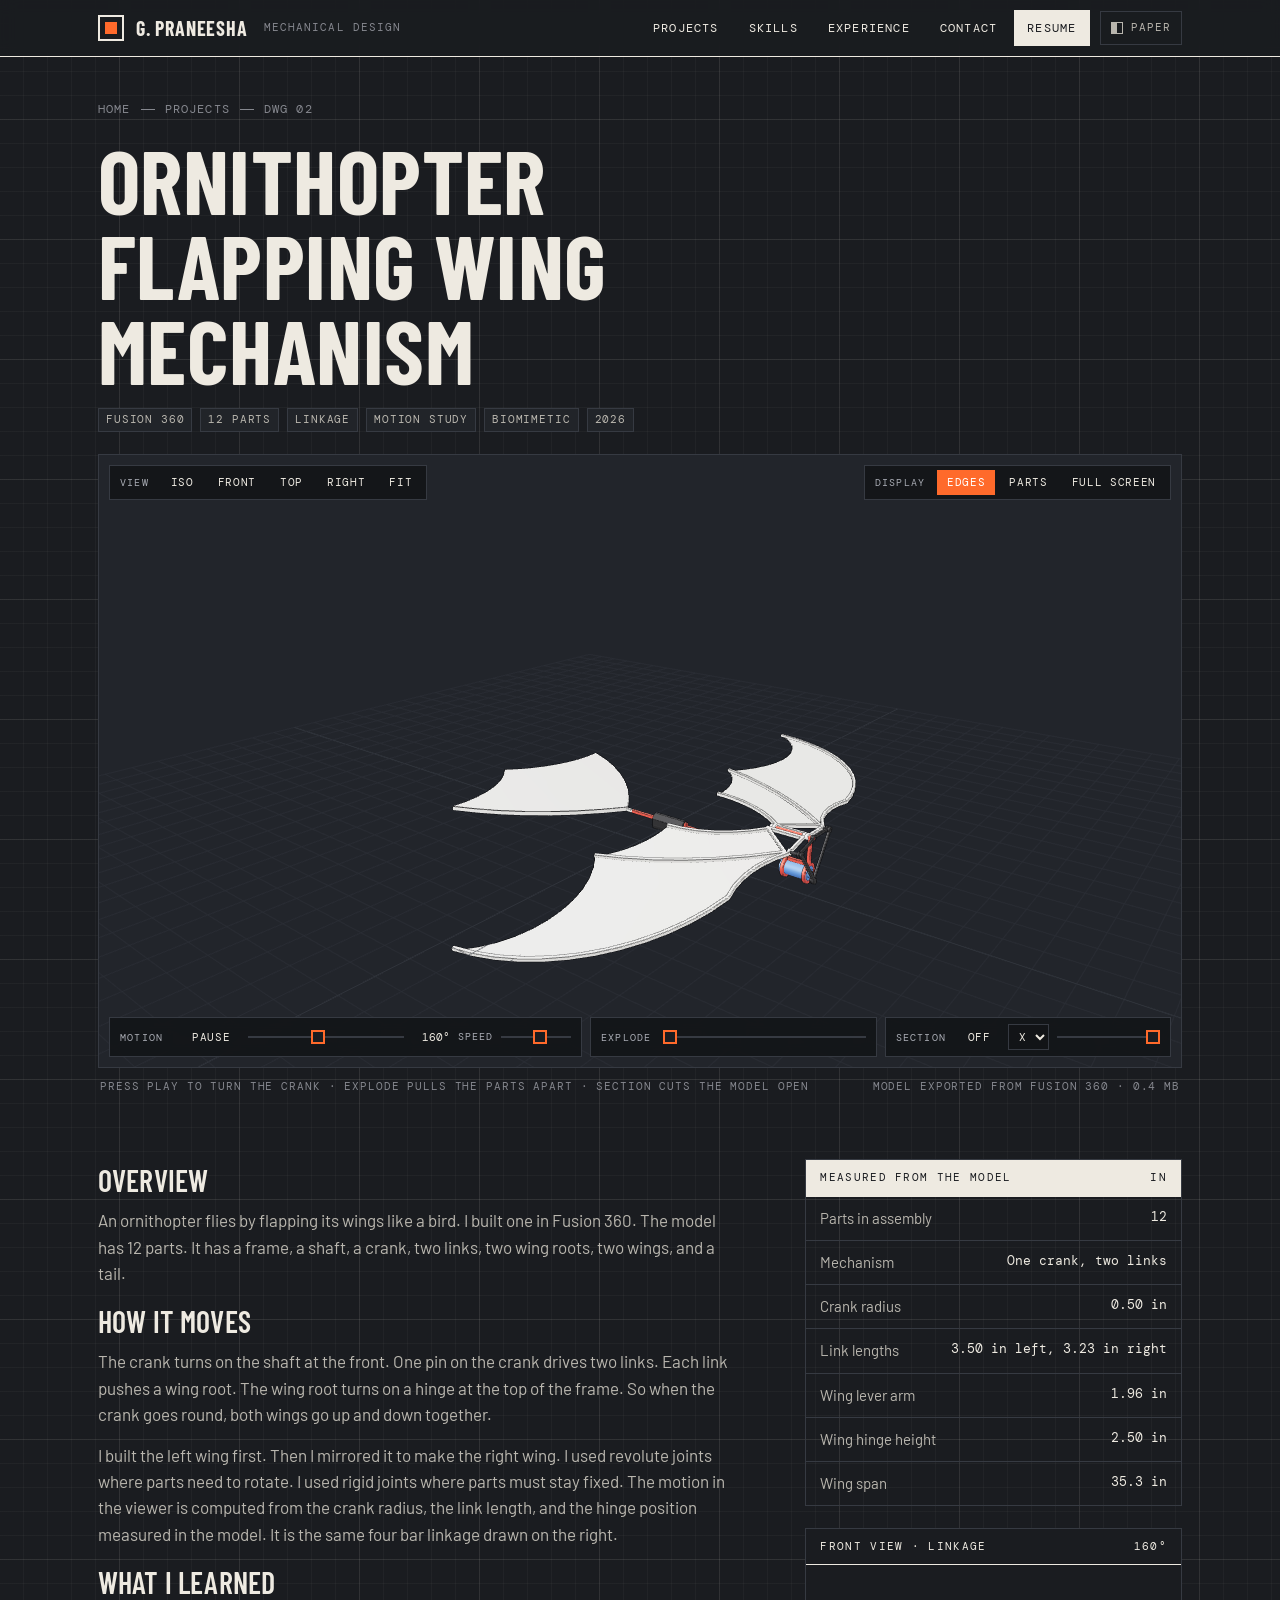
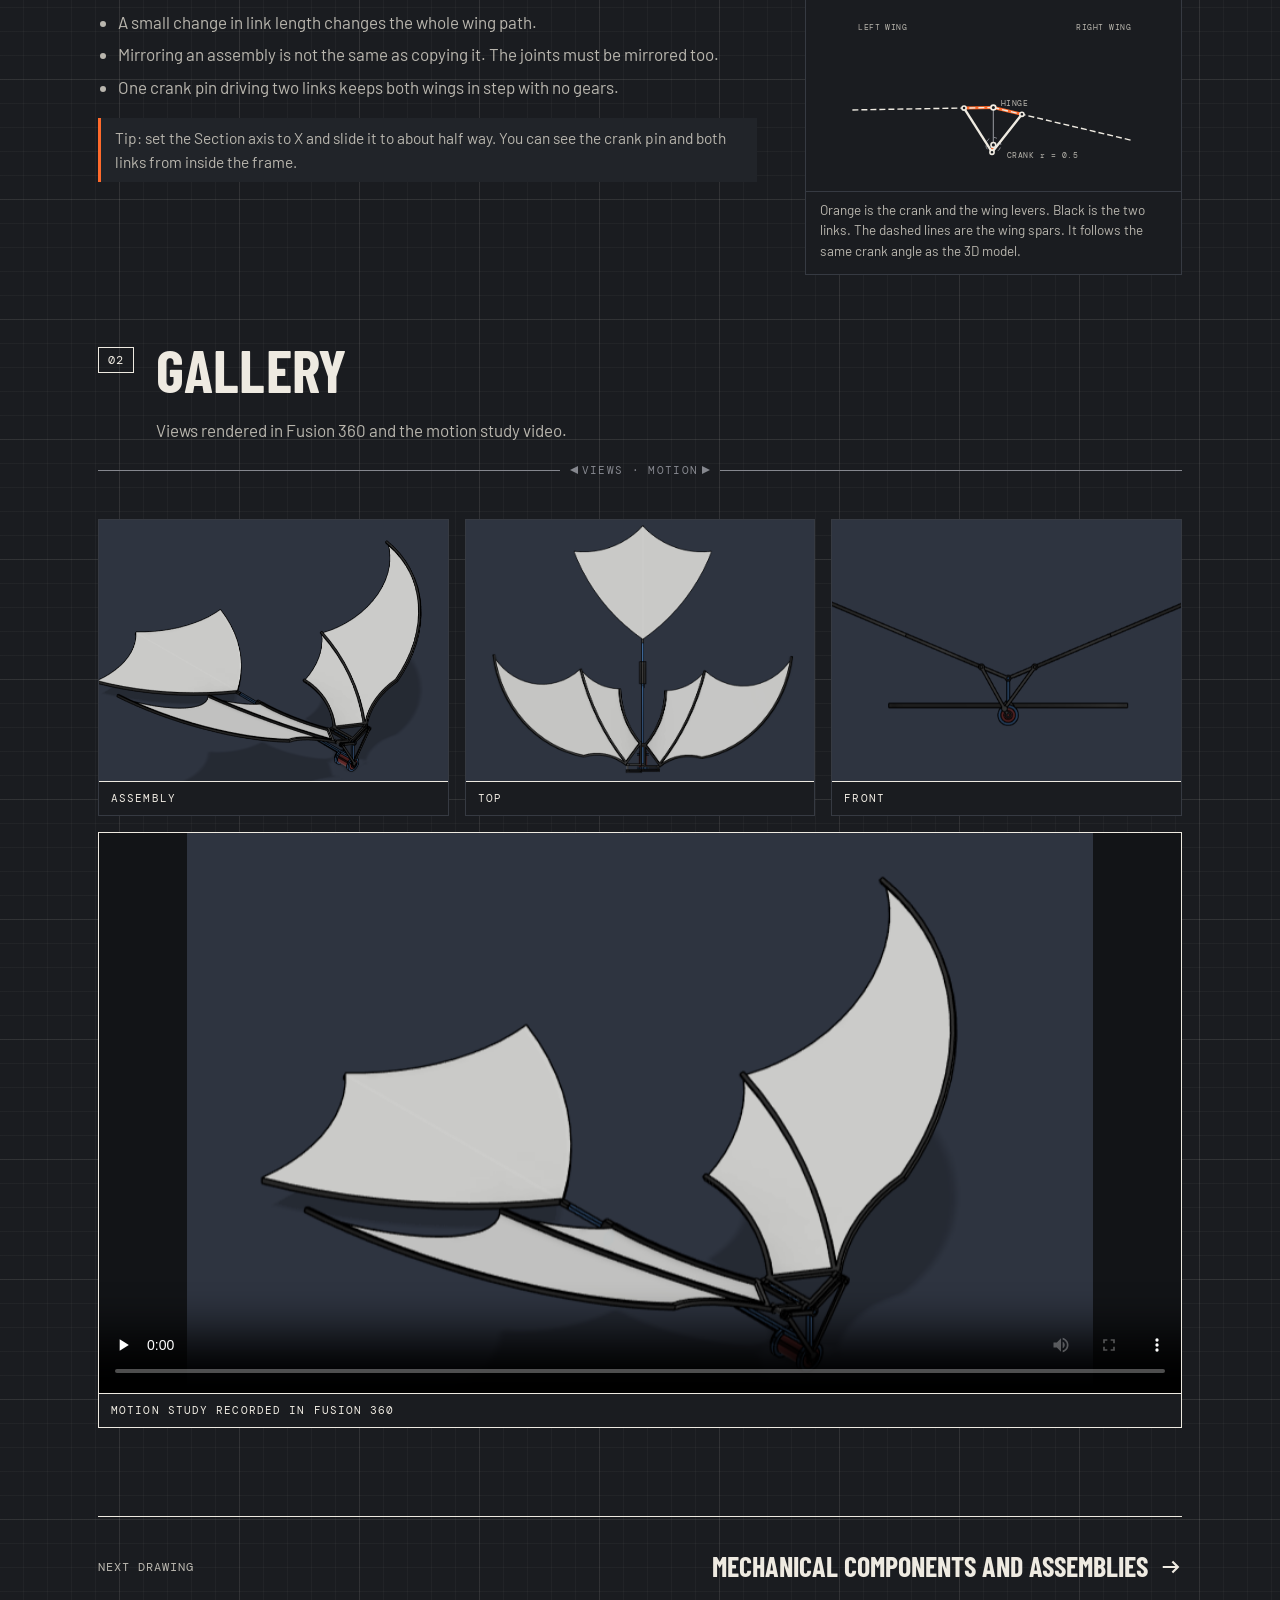
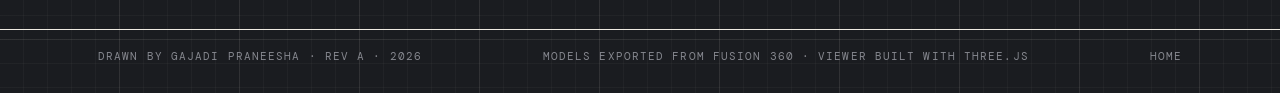
<file: projects/ornithopter.html>
<!DOCTYPE html>
<html lang="en">
<head>
<meta charset="utf-8">
<meta name="viewport" content="width=device-width, initial-scale=1">
<title>Ornithopter Flapping Wing Mechanism · Gajadi Praneesha</title>
<meta name="description" content="Ornithopter designed in Fusion 360. A crank and two links flap both wings. Rotate, explode, section, and run it in the browser.">
<link rel="preconnect" href="https://fonts.googleapis.com">
<link rel="preconnect" href="https://fonts.gstatic.com" crossorigin>
<link href="https://fonts.googleapis.com/css2?family=Barlow+Condensed:wght@400;500;600;700&family=Barlow:wght@400;500;600&family=DM+Mono:wght@400;500&display=swap" rel="stylesheet">
<link rel="stylesheet" href="../assets/css/style.css">
<link rel="icon" href="data:image/svg+xml,%3Csvg xmlns='http://www.w3.org/2000/svg' viewBox='0 0 32 32'%3E%3Crect x='3' y='3' width='26' height='26' fill='none' stroke='%2316171A' stroke-width='3'/%3E%3Crect x='10' y='10' width='12' height='12' fill='%23E0521A'/%3E%3C/svg%3E">
<script>(function(){try{var t=localStorage.getItem('theme');if(t==='light'||t==='dark')document.documentElement.setAttribute('data-theme',t);}catch(e){}})();</script>
<script type="importmap">{"imports":{"three":"../vendor/three/three.module.min.js"}}</script>
</head>
<body>

<header class="nav">
  <div class="wrap nav-in">
    <a class="brand" href="../index.html"><span class="brand-mark"></span>G. Praneesha <small>Mechanical design</small></a>
    <button class="nav-toggle" type="button" aria-label="Menu">Menu</button>
    <nav class="nav-links">
      <a href="../index.html#projects">Projects</a>
      <a href="../index.html#skills">Skills</a>
      <a href="../index.html#experience">Experience</a>
      <a href="../index.html#contact">Contact</a>
      <a class="cta" href="../assets/Gajadi_Praneesha_Resume.pdf" target="_blank" rel="noopener">Resume</a>
      <button class="theme-btn" type="button" data-theme-toggle aria-label="Switch theme"><i></i><span>Paper</span></button>
    </nav>
  </div>
</header>

<main>
<div class="wrap">
  <div class="proj-head">
    <div class="crumbs"><a href="../index.html">Home</a><i></i><a href="../index.html#projects">Projects</a><i></i><span>DWG 02</span></div>
    <h1 class="rv">Ornithopter flapping wing mechanism</h1>
    <div class="proj-meta rv rv-d1"><span class="chip">Fusion 360</span><span class="chip">12 parts</span><span class="chip">Linkage</span><span class="chip">Motion study</span><span class="chip">Biomimetic</span><span class="chip">2026</span></div>
  </div>

  <div class="viewer-wrap rv rv-d2">
    <div id="viewer"></div>
  </div>
  <div class="viewer-note">
    <span>Press Play to turn the crank · Explode pulls the parts apart · Section cuts the model open</span>
    <span>Model exported from Fusion 360 · 0.4 MB</span>
  </div>

  <div class="proj-grid">
    <div class="prose">
      <h2>Overview</h2>
      <p>An ornithopter flies by flapping its wings like a bird. I built one in Fusion 360. The model has 12 parts. It has a frame, a shaft, a crank, two links, two wing roots, two wings, and a tail.</p>

      <h2>How it moves</h2>
      <p>The crank turns on the shaft at the front. One pin on the crank drives two links. Each link pushes a wing root. The wing root turns on a hinge at the top of the frame. So when the crank goes round, both wings go up and down together.</p>
      <p>I built the left wing first. Then I mirrored it to make the right wing. I used revolute joints where parts need to rotate. I used rigid joints where parts must stay fixed. The motion in the viewer is computed from the crank radius, the link length, and the hinge position measured in the model. It is the same four bar linkage drawn on the right.</p>

      <h2>What I learned</h2>
      <ul>
        <li>A small change in link length changes the whole wing path.</li>
        <li>Mirroring an assembly is not the same as copying it. The joints must be mirrored too.</li>
        <li>One crank pin driving two links keeps both wings in step with no gears.</li>
      </ul>
      <div class="note">Tip: set the Section axis to X and slide it to about half way. You can see the crank pin and both links from inside the frame.</div>
    </div>
    <aside class="side-stack">
      <div class="facts rv">
        <div class="facts-head"><span>Measured from the model</span><span>in</span></div>
        <div id="facts"></div>
      </div>
      <div class="diagram orni rv rv-d1">
        <div class="diagram-head"><span>Front view · linkage</span><span id="diag-angle">0°</span></div>
        <svg id="diagram" role="img" aria-label="Crank and wing linkage diagram"></svg>
        <p class="cap">Orange is the crank and the wing levers. Black is the two links. The dashed lines are the wing spars. It follows the same crank angle as the 3D model.</p>
      </div>
    </aside>
  </div>

  <section class="section" style="padding-top:0">
    <div class="sec-head">
      <span class="sec-num">02</span>
      <h2>Gallery</h2>
      <p>Views rendered in Fusion 360 and the motion study video.</p>
      <div class="dim"><i class="dim-l"></i><span>Views · Motion</span><i class="dim-r"></i></div>
    </div>
    <div class="gallery">
      <figure class="dark rv"><img src="../assets/img/ornithopter/assembly.png" alt="Assembly view" loading="lazy"><figcaption><span>Assembly</span></figcaption></figure>
      <figure class="dark rv rv-d1"><img src="../assets/img/ornithopter/top.png" alt="Top view" loading="lazy"><figcaption><span>Top</span></figcaption></figure>
      <figure class="dark rv rv-d2"><img src="../assets/img/ornithopter/front.png" alt="Front view" loading="lazy"><figcaption><span>Front</span></figcaption></figure>
    </div>
    <figure class="video-box rv" style="margin:16px 0 0">
      <video controls preload="none" playsinline loop poster="../assets/img/ornithopter/assembly.png" src="../assets/video/ornithopter.mp4"></video>
      <figcaption>Motion study recorded in Fusion 360</figcaption>
    </figure>
  </section>

  <div class="next-proj">
    <span class="mono">Next drawing</span>
    <a href="components.html">Mechanical components and assemblies <svg viewBox="0 0 16 16" fill="none" stroke="currentColor" stroke-width="1.6"><path d="M2 8h11M9 4l4 4-4 4"/></svg></a>
  </div>
</div>
</main>

<footer class="footer">
  <div class="wrap footer-in">
    <span>Drawn by Gajadi Praneesha · Rev A · <span data-year>2026</span></span>
    <span>Models exported from Fusion 360 · Viewer built with three.js</span>
    <a href="../index.html">Home</a>
  </div>
</footer>

<script src="../assets/js/main.js"></script>
<script type="module">
  import { CadViewer, LinkageDiagram } from '../assets/js/viewer.js';
  import { ORNITHOPTER } from '../assets/js/models.js';
  const el = document.getElementById('viewer');
  const v = window.cadViewer = new CadViewer(el, { model: ORNITHOPTER, base: '../', playing: true });
  const f = document.getElementById('facts');
  for (const [k, val] of ORNITHOPTER.facts) { const r = document.createElement('div'); r.className = 'row'; r.innerHTML = `<span class="k">${k}</span><span class="v">${val}</span>`; f.appendChild(r); }
  new LinkageDiagram(document.getElementById('diagram'), ORNITHOPTER, v);
  const out = document.getElementById('diag-angle');
  v.onTick((t) => { out.textContent = ((t / (Math.PI * 2)) * 360).toFixed(0) + '°'; });
</script>
</body>
</html>
</file>
<file: assets/css/style.css>
/* ==========================================================================
   Gajadi Praneesha, mechanical design portfolio
   Aesthetic: engineering drawing sheet. Warm drafting paper, dark ink,
   one safety-orange accent, mono labels, dimension lines, title blocks.
   ========================================================================== */

:root {
  --paper: #1A1C20;
  --paper-2: #212429;
  --paper-3: #2B2F36;
  --ink: #EEEAE1;
  --ink-2: #B9B6AE;
  --ink-3: #85878E;
  --rule: #363A42;
  --rule-2: #2C3037;
  --accent: #FF6A2B;
  --accent-ink: #FF8B57;
  --accent-soft: rgba(255, 106, 43, 0.14);
  --graphite: #121417;
  --graphite-2: #1A1C20;
  --graphite-3: #363A42;
  --on-dark: #EEEAE1;
  --on-dark-2: #A9ACB4;
  --f-display: "Barlow Condensed", "Arial Narrow", "Helvetica Neue", sans-serif;
  --f-body: "Barlow", "Helvetica Neue", Arial, sans-serif;
  --f-mono: "DM Mono", "SFMono-Regular", Menlo, Consolas, monospace;
  --max: 1180px;
  --gutter: clamp(18px, 4vw, 48px);
  --grid-minor: rgba(238, 234, 225, 0.035);
  --grid-major: rgba(238, 234, 225, 0.075);
  --nav-bg: rgba(26, 28, 32, 0.86);
  --shadow: var(--accent);
  color-scheme: dark;
}
:root[data-theme="light"] {
  --paper: #F4F1EA;
  --paper-2: #ECE8DF;
  --paper-3: #E2DDD2;
  --ink: #16171A;
  --ink-2: #45464B;
  --ink-3: #85868C;
  --rule: #CBC6B9;
  --rule-2: #DDD8CC;
  --accent: #E0521A;
  --accent-ink: #B5400F;
  --accent-soft: rgba(224, 82, 26, 0.12);
  --grid-minor: rgba(22, 23, 26, 0.045);
  --grid-major: rgba(22, 23, 26, 0.09);
  --nav-bg: rgba(244, 241, 234, 0.88);
  --shadow: var(--ink);
  color-scheme: light;
}

*, *::before, *::after { box-sizing: border-box; }
html { scroll-behavior: smooth; -webkit-text-size-adjust: 100%; }
body {
  margin: 0;
  font-family: var(--f-body);
  font-size: 17px;
  line-height: 1.55;
  color: var(--ink);
  background-color: var(--paper);
  background-image:
    linear-gradient(var(--grid-major) 1px, transparent 1px),
    linear-gradient(90deg, var(--grid-major) 1px, transparent 1px),
    linear-gradient(var(--grid-minor) 1px, transparent 1px),
    linear-gradient(90deg, var(--grid-minor) 1px, transparent 1px);
  background-size: 120px 120px, 120px 120px, 24px 24px, 24px 24px;
  background-position: -1px -1px;
  overflow-x: hidden;
}
a { color: inherit; text-decoration: none; }
img, video, svg { max-width: 100%; display: block; }
button { font: inherit; color: inherit; }
::selection { background: var(--accent); color: #fff; }

h1, h2, h3, h4 { font-family: var(--f-display); font-weight: 600; line-height: 1; margin: 0; letter-spacing: 0.005em; }
.mono { font-family: var(--f-mono); font-size: 12px; letter-spacing: 0.08em; text-transform: uppercase; color: var(--ink-2); }
.wrap { max-width: var(--max); margin: 0 auto; padding: 0 var(--gutter); }
.accent { color: var(--accent); }

/* ------------------------------------------------------------------ nav */
.nav {
  position: sticky; top: 0; z-index: 50;
  background: var(--nav-bg);
  backdrop-filter: blur(8px); -webkit-backdrop-filter: blur(8px);
  border-bottom: 1px solid var(--ink);
}
.nav-in { display: flex; align-items: center; justify-content: space-between; height: 56px; gap: 24px; }
.brand { display: flex; align-items: center; gap: 12px; font-family: var(--f-display); font-weight: 700; font-size: 20px; text-transform: uppercase; letter-spacing: 0.04em; }
.brand-mark { width: 26px; height: 26px; border: 2px solid var(--ink); position: relative; flex: none; }
.brand-mark::before { content: ""; position: absolute; inset: 5px; background: var(--accent); }
.brand small { font-family: var(--f-mono); font-size: 11px; letter-spacing: 0.1em; color: var(--ink-3); font-weight: 400; margin-left: 4px; }
.nav-links { display: flex; gap: 4px; align-items: center; }
.nav-links a { font-family: var(--f-mono); font-size: 12px; letter-spacing: 0.1em; text-transform: uppercase; padding: 8px 12px; border: 1px solid transparent; transition: border-color .15s, color .15s; }
.nav-links a:hover { border-color: var(--ink); }
.nav-links a.cta { border-color: var(--ink); background: var(--ink); color: var(--paper); }
.nav-links a.cta:hover { background: var(--accent); border-color: var(--accent); }
.nav-toggle { display: none; }
@media (max-width: 760px) {
  .nav-links { display: none; position: absolute; top: 56px; left: 0; right: 0; flex-direction: column; background: var(--paper); border-bottom: 1px solid var(--ink); padding: 8px var(--gutter) 16px; align-items: stretch; }
  .nav-links a { padding: 12px 8px; border-bottom: 1px solid var(--rule); }
  .nav.open .nav-links { display: flex; }
  .nav-toggle { display: inline-flex; align-items: center; gap: 8px; background: none; border: 1px solid var(--ink); padding: 6px 10px; font-family: var(--f-mono); font-size: 11px; letter-spacing: .1em; text-transform: uppercase; cursor: pointer; }
}

/* ----------------------------------------------------------------- hero */
.hero { position: relative; padding: clamp(36px, 6vw, 72px) 0 clamp(28px, 4vw, 48px); border-bottom: 1px solid var(--ink); }
.hero-grid { display: grid; grid-template-columns: minmax(0, 1.05fr) minmax(0, 1fr); gap: clamp(24px, 4vw, 56px); align-items: stretch; }
.hero-copy { display: flex; flex-direction: column; justify-content: space-between; gap: 28px; min-width: 0; }
.eyebrow { display: inline-flex; align-items: center; gap: 10px; font-family: var(--f-mono); font-size: 12px; letter-spacing: 0.12em; text-transform: uppercase; color: var(--ink-2); }
.eyebrow::before { content: ""; width: 28px; height: 1px; background: var(--accent); }
.hero h1 { font-size: clamp(56px, 9.5vw, 128px); font-weight: 700; text-transform: uppercase; letter-spacing: -0.01em; line-height: 0.92; margin: 14px 0 18px; }
.hero h1 .thin { font-weight: 400; color: var(--ink-2); }
.hero p.lede { font-size: clamp(17px, 1.6vw, 20px); max-width: 52ch; color: var(--ink-2); margin: 0; }
.hero-actions { display: flex; gap: 10px; flex-wrap: wrap; margin-top: 22px; }
.btn { display: inline-flex; align-items: center; gap: 10px; font-family: var(--f-mono); font-size: 12px; letter-spacing: 0.1em; text-transform: uppercase; padding: 12px 18px; border: 1px solid var(--ink); background: transparent; cursor: pointer; transition: background .15s, color .15s, border-color .15s; }
.btn:hover { background: var(--ink); color: var(--paper); }
.btn.primary { background: var(--accent); border-color: var(--accent); color: #fff; }
.btn.primary:hover { background: var(--accent-ink); border-color: var(--accent-ink); }
.btn svg { width: 14px; height: 14px; }

.title-block { border: 1px solid var(--ink); display: grid; grid-template-columns: repeat(4, 1fr); font-family: var(--f-mono); font-size: 11px; letter-spacing: 0.06em; text-transform: uppercase; background: var(--paper); }
.title-block > div { padding: 8px 10px; border-right: 1px solid var(--ink); border-bottom: 1px solid var(--ink); min-width: 0; }
.title-block > div:nth-child(4n) { border-right: 0; }
.title-block > div:nth-last-child(-n+4) { border-bottom: 0; }
.title-block .k { display: block; color: var(--ink-3); font-size: 10px; margin-bottom: 3px; }
.title-block .v { display: block; color: var(--ink); font-family: var(--f-display); font-size: 16px; letter-spacing: 0.02em; text-transform: none; white-space: nowrap; overflow: hidden; text-overflow: ellipsis; }
.title-block .span2 { grid-column: span 2; }
@media (max-width: 560px) { .title-block { grid-template-columns: repeat(2, 1fr); } .title-block > div:nth-child(4n) { border-right: 1px solid var(--ink); } .title-block > div:nth-child(2n) { border-right: 0; } .title-block > div:nth-last-child(-n+4) { border-bottom: 1px solid var(--ink); } .title-block > div:nth-last-child(-n+2) { border-bottom: 0; } }

.hero-viewer { position: relative; min-height: 420px; border: 1px solid var(--rule); background: var(--graphite); }
.hero-viewer .cv { position: absolute; inset: 0; }
.hero-viewer .corner { position: absolute; font-family: var(--f-mono); font-size: 11px; letter-spacing: 0.1em; text-transform: uppercase; color: var(--on-dark-2); pointer-events: none; z-index: 3; }
.hero-viewer .corner.tl { top: 10px; left: 12px; }
.hero-viewer .corner.tr { top: 10px; right: 12px; text-align: right; }
.hero-viewer .corner.bl { bottom: 10px; left: 12px; }
.hero-viewer .corner.br { bottom: 10px; right: 12px; pointer-events: auto; }
.hero-viewer .corner.br a { color: var(--on-dark); border-bottom: 1px solid var(--accent); padding-bottom: 2px; }
.hero-viewer .corner.br a:hover { color: var(--accent); }
.hero-viewer .corner b { color: var(--on-dark); font-weight: 500; }
@media (max-width: 900px) { .hero-grid { grid-template-columns: 1fr; } .hero-viewer { min-height: 340px; } }

/* zone markers on the hero frame, like a drawing border */
.zones { position: absolute; left: 0; right: 0; top: 0; height: 18px; display: none; justify-content: space-around; font-family: var(--f-mono); font-size: 10px; color: var(--ink-3); letter-spacing: .1em; pointer-events: none; }
@media (min-width: 1240px) { .zones { display: flex; } }

/* ------------------------------------------------------------- sections */
.section { padding: clamp(44px, 7vw, 88px) 0; border-bottom: 1px solid var(--rule); scroll-margin-top: 56px; }
.section:last-of-type { border-bottom: 0; }
.sec-head { display: grid; grid-template-columns: auto 1fr; gap: 18px 22px; align-items: end; margin-bottom: clamp(24px, 4vw, 40px); }
.sec-num { font-family: var(--f-mono); font-size: 12px; letter-spacing: 0.1em; border: 1px solid var(--ink); padding: 6px 9px; line-height: 1; align-self: start; margin-top: 8px; }
.sec-head h2 { font-size: clamp(36px, 5vw, 60px); text-transform: uppercase; font-weight: 700; }
.sec-head p { grid-column: 2; margin: 0; max-width: 62ch; color: var(--ink-2); }
.dim { grid-column: 1 / -1; display: flex; align-items: center; gap: 10px; font-family: var(--f-mono); font-size: 11px; letter-spacing: .12em; text-transform: uppercase; color: var(--ink-3); }
.dim::before, .dim::after { content: ""; flex: 1; height: 1px; background: var(--ink-3); position: relative; }
.dim > span { padding: 0 4px; }
.dim-l, .dim-r { width: 0; height: 0; border-top: 4px solid transparent; border-bottom: 4px solid transparent; }
.dim-l { border-right: 8px solid var(--ink-3); margin-right: -10px; }
.dim-r { border-left: 8px solid var(--ink-3); margin-left: -10px; }

/* -------------------------------------------------------------- projects */
.projects { display: grid; grid-template-columns: repeat(3, 1fr); gap: 22px; }
@media (max-width: 960px) { .projects { grid-template-columns: 1fr 1fr; } }
@media (max-width: 620px) { .projects { grid-template-columns: 1fr; } }
.card { position: relative; display: flex; flex-direction: column; border: 1px solid var(--rule); background: var(--paper-2); transition: transform .2s ease, box-shadow .2s ease; }
.card:hover { transform: translateY(-3px); box-shadow: 6px 6px 0 var(--shadow); border-color: var(--ink); }
.card::before, .card::after { content: ""; position: absolute; width: 14px; height: 14px; border: 2px solid var(--accent); opacity: 0; transition: opacity .2s; pointer-events: none; }
.card::before { top: -2px; left: -2px; border-right: 0; border-bottom: 0; }
.card::after { bottom: -2px; right: -2px; border-left: 0; border-top: 0; }
.card:hover::before, .card:hover::after { opacity: 1; }
.card-media { position: relative; aspect-ratio: 4 / 3; overflow: hidden; background: var(--graphite); border-bottom: 1px solid var(--ink); }
.card-media img { width: 100%; height: 100%; object-fit: cover; object-position: center; }
.card-media.light { background: #fff; }
.card-media .tag { position: absolute; top: 10px; left: 10px; font-family: var(--f-mono); font-size: 10px; letter-spacing: .12em; text-transform: uppercase; background: var(--paper); border: 1px solid var(--ink); padding: 4px 7px; }
.card-media .tag.motion { left: auto; right: 10px; background: var(--accent); color: #fff; border-color: var(--accent); }
.card-body { padding: 16px 18px 18px; display: flex; flex-direction: column; gap: 10px; flex: 1; }
.card-body h3 { font-size: 27px; text-transform: uppercase; font-weight: 700; }
.card-body p { margin: 0; color: var(--ink-2); font-size: 15.5px; }
.chips { display: flex; flex-wrap: wrap; gap: 6px; }
.chip { font-family: var(--f-mono); font-size: 10.5px; letter-spacing: .08em; text-transform: uppercase; border: 1px solid var(--rule); padding: 3px 7px; color: var(--ink-2); background: var(--paper-2); }
.card-foot { margin-top: auto; padding-top: 10px; display: flex; justify-content: space-between; align-items: center; font-family: var(--f-mono); font-size: 11px; letter-spacing: .1em; text-transform: uppercase; }
.card-foot .go { display: inline-flex; align-items: center; gap: 8px; color: var(--accent-ink); }
.card-foot .go svg { width: 14px; height: 14px; transition: transform .2s; }
.card:hover .go svg { transform: translateX(4px); }
.card a.cover { position: absolute; inset: 0; z-index: 2; }

/* ---------------------------------------------------------------- skills */
.skills { display: grid; grid-template-columns: repeat(3, 1fr); gap: 22px; }
@media (max-width: 860px) { .skills { grid-template-columns: 1fr; } }
.skill-box { border: 1px solid var(--rule); padding: 18px 20px 20px; background: var(--paper-2); }
.skill-box h3 { font-size: 22px; text-transform: uppercase; display: flex; justify-content: space-between; align-items: baseline; margin-bottom: 12px; }
.skill-box h3 span { font-family: var(--f-mono); font-size: 11px; letter-spacing: .1em; color: var(--ink-3); font-weight: 400; }
.skill-list { display: flex; flex-wrap: wrap; gap: 8px; }
.skill { font-family: var(--f-mono); font-size: 12px; letter-spacing: .04em; border: 1px solid var(--ink); padding: 6px 10px; background: var(--paper); }
.skill.main { background: var(--ink); color: var(--paper); }
.bar { height: 6px; background: var(--paper-3); border: 1px solid var(--ink); margin-top: 6px; }
.bar i { display: block; height: 100%; background: var(--accent); }

/* ------------------------------------------------------------ timeline */
.timeline { display: grid; grid-template-columns: 1fr 1fr; gap: 0 40px; }
@media (max-width: 860px) { .timeline { grid-template-columns: 1fr; } }
.tl-col h3 { font-size: 20px; text-transform: uppercase; letter-spacing: .04em; padding-bottom: 10px; border-bottom: 1px solid var(--ink); margin-bottom: 6px; display: flex; justify-content: space-between; }
.tl-col h3 span { font-family: var(--f-mono); font-size: 11px; font-weight: 400; color: var(--ink-3); letter-spacing: .1em; }
.tl-item { display: grid; grid-template-columns: 116px 1fr; gap: 14px; padding: 14px 0; border-bottom: 1px solid var(--rule); }
.tl-item:last-child { border-bottom: 0; }
.tl-date { font-family: var(--f-mono); font-size: 11.5px; letter-spacing: .06em; color: var(--ink-2); text-transform: uppercase; line-height: 1.5; padding-top: 3px; }
.tl-item h4 { font-size: 21px; font-weight: 600; margin-bottom: 2px; }
.tl-item .org { font-family: var(--f-mono); font-size: 11.5px; letter-spacing: .06em; color: var(--accent-ink); text-transform: uppercase; }
.tl-item p { margin: 6px 0 0; color: var(--ink-2); font-size: 15.5px; }
.tl-item .grade { font-family: var(--f-mono); font-size: 12px; color: var(--ink-2); margin-top: 4px; }
@media (max-width: 480px) { .tl-item { grid-template-columns: 1fr; gap: 4px; } }

/* --------------------------------------------------------------- contact */
.contact { display: grid; grid-template-columns: 1.2fr 1fr; gap: 40px; align-items: start; }
@media (max-width: 860px) { .contact { grid-template-columns: 1fr; } }
.contact h2 { font-size: clamp(40px, 6vw, 72px); text-transform: uppercase; font-weight: 700; margin-bottom: 14px; }
.contact p { color: var(--ink-2); max-width: 50ch; margin: 0 0 22px; }
.contact-list { border: 1px solid var(--ink); }
.contact-list a, .contact-list div { display: grid; grid-template-columns: 110px 1fr auto; align-items: center; gap: 12px; padding: 14px 16px; border-bottom: 1px solid var(--ink); transition: background .15s; }
.contact-list a:last-child, .contact-list div:last-child { border-bottom: 0; }
.contact-list a:hover { background: var(--accent-soft); }
.contact-list .k { font-family: var(--f-mono); font-size: 11px; letter-spacing: .1em; text-transform: uppercase; color: var(--ink-3); }
.contact-list .v { font-family: var(--f-display); font-size: 20px; font-weight: 500; overflow-wrap: anywhere; }
.contact-list svg { width: 16px; height: 16px; color: var(--accent); }
@media (max-width: 480px) { .contact-list a, .contact-list div { grid-template-columns: 1fr auto; } .contact-list .k { grid-column: 1 / -1; } }

/* ---------------------------------------------------------------- footer */
.footer { border-top: 1px solid var(--ink); padding: 18px 0 28px; }
.footer-in { display: flex; justify-content: space-between; flex-wrap: wrap; gap: 10px 24px; font-family: var(--f-mono); font-size: 11px; letter-spacing: .1em; text-transform: uppercase; color: var(--ink-3); }
.footer-in a:hover { color: var(--accent); }

/* ----------------------------------------------------------- reveal anim */
@media (prefers-reduced-motion: no-preference) {
  .rv { opacity: 0; transform: translateY(14px); transition: opacity .6s ease, transform .6s ease; }
  .rv.in { opacity: 1; transform: none; }
  .rv-d1 { transition-delay: .08s; } .rv-d2 { transition-delay: .16s; } .rv-d3 { transition-delay: .24s; } .rv-d4 { transition-delay: .32s; }
}

/* =========================================================== project page */
.proj-head { padding: clamp(28px, 4vw, 44px) 0 22px; }
.crumbs { display: flex; gap: 10px; align-items: center; font-family: var(--f-mono); font-size: 11.5px; letter-spacing: .1em; text-transform: uppercase; color: var(--ink-3); margin-bottom: 18px; }
.crumbs a:hover { color: var(--accent); }
.crumbs i { width: 14px; height: 1px; background: var(--ink-3); display: inline-block; }
.proj-head h1 { font-size: clamp(40px, 7vw, 92px); text-transform: uppercase; font-weight: 700; line-height: .95; max-width: 14ch; }
.proj-meta { display: flex; flex-wrap: wrap; gap: 8px; margin-top: 16px; }

.viewer-wrap { border: 1px solid var(--rule); background: var(--graphite); position: relative; }
.viewer-wrap .cv { height: clamp(420px, 68vh, 760px); }
.viewer-note { display: flex; justify-content: space-between; gap: 14px; flex-wrap: wrap; font-family: var(--f-mono); font-size: 11px; letter-spacing: .08em; text-transform: uppercase; color: var(--ink-3); padding: 10px 2px 0; }

.proj-grid { display: grid; grid-template-columns: minmax(0, 1.4fr) minmax(280px, 0.8fr); gap: clamp(24px, 4vw, 48px); padding: clamp(36px, 5vw, 64px) 0; }
@media (max-width: 860px) { .proj-grid { grid-template-columns: 1fr; } }
.prose h2 { font-size: 30px; text-transform: uppercase; margin: 0 0 12px; padding-top: 6px; }
.prose h2 + p, .prose p { color: var(--ink-2); margin: 0 0 14px; max-width: 64ch; }
.prose ul { padding-left: 20px; color: var(--ink-2); margin: 0 0 14px; }
.prose li { margin-bottom: 6px; }
.prose .note { border-left: 3px solid var(--accent); padding: 8px 14px; background: var(--paper-2); font-size: 15.5px; color: var(--ink-2); margin: 18px 0; }
.facts { border: 1px solid var(--ink); }
.facts-head { font-family: var(--f-mono); font-size: 11px; letter-spacing: .12em; text-transform: uppercase; padding: 9px 14px; border-bottom: 1px solid var(--ink); background: var(--ink); color: var(--paper); display: flex; justify-content: space-between; }
.facts div.row { display: flex; justify-content: space-between; gap: 12px; padding: 10px 14px; border-bottom: 1px solid var(--rule); font-size: 15px; }
.facts div.row:last-child { border-bottom: 0; }
.facts .k { color: var(--ink-2); }
.facts .v { font-family: var(--f-mono); font-size: 13px; }
.side-stack { display: flex; flex-direction: column; gap: 22px; position: sticky; top: 76px; }
.diagram { border: 1px solid var(--ink); background: var(--paper); }
.diagram-head { font-family: var(--f-mono); font-size: 11px; letter-spacing: .12em; text-transform: uppercase; padding: 9px 14px; border-bottom: 1px solid var(--ink); display: flex; justify-content: space-between; }
.diagram svg { width: 100%; height: auto; display: block; padding: 8px; }
.diagram .cap { font-size: 13.5px; color: var(--ink-2); padding: 8px 14px 12px; border-top: 1px solid var(--rule); margin: 0; }
/* diagram strokes */
.d-static { stroke: var(--ink-3); stroke-width: 1.2; fill: none; vector-effect: non-scaling-stroke; }
.d-path { stroke: var(--ink-3); stroke-width: 1; fill: none; stroke-dasharray: 4 4; vector-effect: non-scaling-stroke; }
.d-crank { stroke: var(--accent); stroke-width: 3; fill: none; stroke-linecap: round; vector-effect: non-scaling-stroke; }
.d-link { stroke: var(--ink); stroke-width: 2.4; fill: none; stroke-linecap: round; vector-effect: non-scaling-stroke; }
.d-wing { stroke: var(--ink); stroke-width: 1.4; fill: none; stroke-dasharray: 6 3; vector-effect: non-scaling-stroke; }
.d-body { stroke: var(--ink); stroke-width: 1.6; fill: var(--paper-3); vector-effect: non-scaling-stroke; }
.d-joint { fill: var(--paper); stroke: var(--ink); stroke-width: 1.6; vector-effect: non-scaling-stroke; }
.d-label { font-family: var(--f-mono); font-size: 9px; fill: var(--ink-2); letter-spacing: .06em; }
.diagram.orni .d-label { font-size: 0.55px; }

.gallery { display: grid; grid-template-columns: repeat(3, 1fr); gap: 16px; }
@media (max-width: 760px) { .gallery { grid-template-columns: 1fr 1fr; } }
.gallery figure { margin: 0; border: 1px solid var(--rule); background: #fff; }
.gallery figure.dark { background: var(--graphite); }
.gallery figure.wide { grid-column: 1 / -1; }
.gallery img { width: 100%; aspect-ratio: 4 / 3; object-fit: cover; }
.gallery figure.wide img { aspect-ratio: auto; object-fit: contain; max-height: 640px; margin: 0 auto; }
.gallery figcaption { font-family: var(--f-mono); font-size: 11px; letter-spacing: .1em; text-transform: uppercase; padding: 8px 12px; border-top: 1px solid var(--ink); background: var(--paper); display: flex; justify-content: space-between; }
.video-box { border: 1px solid var(--ink); background: var(--graphite); }
.video-box video { width: 100%; max-height: 560px; }
.video-box figcaption { font-family: var(--f-mono); font-size: 11px; letter-spacing: .1em; text-transform: uppercase; padding: 8px 12px; border-top: 1px solid var(--ink); background: var(--paper); }

.parts-grid { display: grid; grid-template-columns: 1fr 1fr; gap: 22px; }
@media (max-width: 760px) { .parts-grid { grid-template-columns: 1fr; } }
.part { border: 1px solid var(--rule); background: var(--paper-2); display: grid; grid-template-rows: auto 1fr; }
.part .pm { background: var(--graphite); aspect-ratio: 16 / 10; overflow: hidden; border-bottom: 1px solid var(--ink); position: relative; }
.part .pm img, .part .pm video { width: 100%; height: 100%; object-fit: cover; }
.part .pm .n { position: absolute; top: 10px; left: 10px; font-family: var(--f-mono); font-size: 10.5px; letter-spacing: .12em; background: var(--paper); border: 1px solid var(--ink); padding: 4px 7px; }
.part .pb { padding: 16px 18px 18px; }
.part h3 { font-size: 26px; text-transform: uppercase; margin-bottom: 8px; display: flex; justify-content: space-between; align-items: baseline; gap: 10px; }
.part h3 span { font-family: var(--f-mono); font-size: 10.5px; letter-spacing: .1em; color: var(--accent-ink); font-weight: 400; white-space: nowrap; }
.part p { margin: 0; color: var(--ink-2); font-size: 15.5px; }

.next-proj { border-top: 1px solid var(--ink); padding: 28px 0 40px; display: flex; justify-content: space-between; align-items: center; gap: 16px; flex-wrap: wrap; }
.next-proj a { font-family: var(--f-display); font-size: 28px; text-transform: uppercase; font-weight: 700; display: inline-flex; align-items: center; gap: 12px; }
.next-proj a:hover { color: var(--accent); }
.next-proj a svg { width: 22px; height: 22px; }

/* ================================================================= viewer */
.cv { position: relative; overflow: hidden; background: var(--graphite); font-family: var(--f-mono); color: var(--on-dark); user-select: none; -webkit-user-select: none; touch-action: none; }
.cv-canvas { display: block; width: 100% !important; height: 100% !important; }
.cv-toolbar { position: absolute; top: 10px; left: 10px; right: 10px; display: flex; justify-content: space-between; gap: 10px; flex-wrap: wrap; pointer-events: none; z-index: 4; }
.cv-group { display: flex; gap: 4px; align-items: center; pointer-events: auto; background: rgba(18, 20, 23, 0.82); border: 1px solid var(--graphite-3); padding: 4px; backdrop-filter: blur(6px); }
.cv-grp-label { font-size: 10px; letter-spacing: .12em; text-transform: uppercase; color: var(--on-dark-2); padding: 0 8px 0 6px; }
.cv-btn { font-family: var(--f-mono); font-size: 11px; letter-spacing: .06em; text-transform: uppercase; background: transparent; border: 1px solid transparent; color: var(--on-dark); padding: 6px 9px; cursor: pointer; line-height: 1; transition: background .12s, border-color .12s; }
.cv-btn:hover { border-color: var(--on-dark-2); }
.cv-btn.on { background: var(--accent); border-color: var(--accent); color: #fff; }
.cv-btn.cv-mini { font-size: 10px; padding: 4px 7px; border-color: var(--graphite-3); }
.cv-bottom { position: absolute; left: 10px; right: 10px; bottom: 10px; display: flex; gap: 8px; flex-wrap: wrap; z-index: 4; pointer-events: none; }
.cv-ctl { display: flex; align-items: center; gap: 8px; pointer-events: auto; background: rgba(18, 20, 23, 0.86); border: 1px solid var(--graphite-3); padding: 6px 10px; backdrop-filter: blur(6px); flex: 1 1 220px; min-width: 0; }
.cv-ctl-motion { flex: 2 1 340px; }
.cv-ctl-label { font-size: 10px; letter-spacing: .12em; text-transform: uppercase; color: var(--on-dark-2); min-width: 54px; }
.cv-ctl-sub { font-size: 9.5px; letter-spacing: .1em; text-transform: uppercase; color: var(--on-dark-2); }
.cv-out { font-size: 11px; min-width: 38px; text-align: right; color: var(--on-dark); }
.cv-slider { -webkit-appearance: none; appearance: none; flex: 1; min-width: 60px; height: 22px; background: transparent; margin: 0; cursor: pointer; }
.cv-slider::-webkit-slider-runnable-track { height: 2px; background: var(--graphite-3); }
.cv-slider::-webkit-slider-thumb { -webkit-appearance: none; width: 14px; height: 14px; margin-top: -6px; background: var(--paper); border: 2px solid var(--accent); border-radius: 0; }
.cv-slider::-moz-range-track { height: 2px; background: var(--graphite-3); }
.cv-slider::-moz-range-thumb { width: 12px; height: 12px; background: var(--paper); border: 2px solid var(--accent); border-radius: 0; }
.cv-slider.cv-speed { flex: 0 1 70px; }
.cv-select { font-family: var(--f-mono); font-size: 11px; background: var(--graphite); color: var(--on-dark); border: 1px solid var(--graphite-3); padding: 4px 6px; }
.cv-panel { position: absolute; top: 52px; right: 10px; bottom: 74px; width: 250px; background: rgba(18, 20, 23, 0.94); border: 1px solid var(--graphite-3); backdrop-filter: blur(6px); z-index: 5; display: none; flex-direction: column; }
.cv-parts-open .cv-panel { display: flex; }
.cv-panel-head { display: flex; justify-content: space-between; align-items: center; padding: 8px 10px; border-bottom: 1px solid var(--graphite-3); font-size: 11px; letter-spacing: .12em; text-transform: uppercase; }
.cv-panel-head em { font-style: normal; color: var(--accent); margin-left: 6px; }
.cv-list { overflow: auto; flex: 1; padding: 4px 0; }
.cv-list-group { display: flex; align-items: center; gap: 8px; padding: 7px 10px 3px; font-size: 10px; letter-spacing: .12em; text-transform: uppercase; color: var(--on-dark-2); }
.cv-row { display: flex; align-items: center; gap: 8px; padding: 3px 10px 3px 22px; font-size: 12px; }
.cv-row.sel { background: rgba(224, 82, 26, 0.18); }
.cv-row input, .cv-list-group input { accent-color: var(--accent); margin: 0; }
.cv-row-name { background: none; border: 0; padding: 3px 0; color: var(--on-dark); font-family: var(--f-mono); font-size: 12px; text-align: left; flex: 1; cursor: pointer; }
.cv-row-name:hover { color: var(--accent); }
.cv-row-iso { background: none; border: 1px solid var(--graphite-3); color: var(--on-dark-2); font-family: var(--f-mono); font-size: 9.5px; padding: 2px 5px; cursor: pointer; opacity: 0; }
.cv-row:hover .cv-row-iso { opacity: 1; }
.cv-row-iso:hover { color: var(--accent); border-color: var(--accent); }
.cv-label { position: absolute; top: 0; left: 0; pointer-events: none; font-size: 11px; letter-spacing: .06em; background: var(--paper); color: var(--ink); padding: 4px 8px; border: 1px solid var(--ink); opacity: 0; transition: opacity .12s; z-index: 6; white-space: nowrap; }
.cv-label.on { opacity: 1; }
.cv-hint { position: absolute; left: 50%; bottom: 84px; transform: translateX(-50%); font-size: 10.5px; letter-spacing: .1em; text-transform: uppercase; color: var(--on-dark-2); pointer-events: none; transition: opacity .5s; white-space: nowrap; z-index: 3; }
.cv-hint.off { opacity: 0; }
.cv:not(.cv-has-ui) .cv-hint { bottom: 12px; }
.cv-loading { position: absolute; inset: 0; display: flex; flex-direction: column; align-items: center; justify-content: center; gap: 10px; background: var(--graphite); z-index: 7; transition: opacity .4s; }
.cv-loading.done { opacity: 0; pointer-events: none; }
.cv-loading-text { font-size: 11px; letter-spacing: .12em; text-transform: uppercase; color: var(--on-dark-2); padding: 0 20px; text-align: center; }
.cv-loading-bar { width: 180px; height: 2px; background: var(--graphite-3); }
.cv-loading-fill { height: 100%; width: 0; background: var(--accent); transition: width .2s; }
.cv:fullscreen { width: 100vw; height: 100vh; }
@media (max-width: 700px) {
  .cv-toolbar { flex-direction: column; align-items: flex-start; }
  .cv-panel { width: min(250px, 80%); top: 92px; }
  .cv-hint { display: none; }
  .cv-ctl-motion .cv-ctl-sub, .cv-ctl-motion .cv-speed { display: none; }
  .cv-ctl-label { min-width: 0; }
}

/* ----------------------------------------------------------------- about */
.about { display: grid; grid-template-columns: minmax(0, 1.15fr) minmax(300px, 0.85fr); gap: clamp(24px, 4vw, 48px); align-items: start; }
@media (max-width: 900px) { .about { grid-template-columns: 1fr; } }
.about-text p { font-size: clamp(17px, 1.5vw, 19.5px); color: var(--ink-2); margin: 0 0 16px; max-width: 58ch; }
.about-text p:first-child { color: var(--ink); font-size: clamp(20px, 2vw, 25px); font-family: var(--f-display); font-weight: 500; line-height: 1.25; }
.glance { border: 1px solid var(--rule); background: var(--paper-2); }
.glance-head { font-family: var(--f-mono); font-size: 11px; letter-spacing: .12em; text-transform: uppercase; padding: 9px 14px; border-bottom: 1px solid var(--rule); display: flex; justify-content: space-between; color: var(--ink-3); }
.glance .row { display: grid; grid-template-columns: 120px 1fr; gap: 12px; padding: 10px 14px; border-bottom: 1px solid var(--rule); font-size: 15.5px; }
.glance .row:last-child { border-bottom: 0; }
.glance .k { font-family: var(--f-mono); font-size: 11px; letter-spacing: .1em; text-transform: uppercase; color: var(--ink-3); padding-top: 3px; }
.glance .v { color: var(--ink); }
.about-sub { margin-top: clamp(32px, 5vw, 56px); }
.sub-head { display: flex; align-items: baseline; justify-content: space-between; gap: 16px; border-bottom: 1px solid var(--ink); padding-bottom: 10px; margin-bottom: 18px; }
.sub-head h3 { font-size: 26px; text-transform: uppercase; }
.sub-head span { font-family: var(--f-mono); font-size: 11px; letter-spacing: .12em; text-transform: uppercase; color: var(--ink-3); }
.contact-list { border-color: var(--rule); }
.contact-list a, .contact-list div { border-color: var(--rule); }
.facts, .diagram { border-color: var(--rule); }
.title-block { border-color: var(--rule); }
.title-block > div { border-color: var(--rule); }
.tl-col h3 { border-color: var(--rule); }

/* theme switch */
.theme-btn { display: inline-flex; align-items: center; gap: 8px; background: none; border: 1px solid var(--rule); padding: 7px 10px; font-family: var(--f-mono); font-size: 11px; letter-spacing: .1em; text-transform: uppercase; cursor: pointer; color: var(--ink-2); margin-left: 6px; }
.theme-btn:hover { border-color: var(--ink); color: var(--ink); }
.theme-btn i { width: 12px; height: 12px; border: 1px solid currentColor; display: inline-block; background: linear-gradient(90deg, currentColor 50%, transparent 50%); }
@media (max-width: 760px) { .theme-btn { margin: 8px 0 0; align-self: flex-start; } }

/* ------------------------------------------------------------ views */
.view { min-height: calc(100vh - 56px - 84px); }
.view[hidden] { display: none; }
@media (prefers-reduced-motion: no-preference) {
  .view { animation: viewIn .38s ease both; }
  @keyframes viewIn { from { opacity: 0; transform: translateY(8px); } to { opacity: 1; transform: none; } }
}
.nav-links a.current { border-color: var(--rule); color: var(--ink); position: relative; }
.nav-links a.current::after { content: ""; position: absolute; left: 10px; right: 10px; bottom: -1px; height: 2px; background: var(--accent); }
.view-next { border-top: 1px solid var(--rule); margin-top: clamp(36px, 5vw, 64px); padding-top: 22px; display: flex; justify-content: space-between; align-items: center; gap: 16px; flex-wrap: wrap; }
.view-next a { font-family: var(--f-display); font-size: 28px; text-transform: uppercase; font-weight: 700; display: inline-flex; align-items: center; gap: 12px; }
.view-next a:hover { color: var(--accent); }
.view-next a svg { width: 22px; height: 22px; }
.home-strip { display: grid; grid-template-columns: repeat(4, 1fr); border: 1px solid var(--rule); margin-top: clamp(24px, 4vw, 40px); background: var(--paper-2); }
.strip-item { padding: 16px 18px 18px; border-right: 1px solid var(--rule); display: flex; flex-direction: column; gap: 4px; transition: background .15s; }
.strip-item:last-child { border-right: 0; }
.strip-item:hover { background: var(--accent-soft); }
.strip-item h3 { font-size: 24px; text-transform: uppercase; }
.strip-item p { margin: 0; font-size: 14.5px; color: var(--ink-2); }
.strip-item .mono { color: var(--accent-ink); }
@media (max-width: 860px) { .home-strip { grid-template-columns: 1fr 1fr; } .strip-item:nth-child(2) { border-right: 0; } .strip-item:nth-child(-n+2) { border-bottom: 1px solid var(--rule); } }
@media (max-width: 480px) { .home-strip { grid-template-columns: 1fr; } .strip-item { border-right: 0; border-bottom: 1px solid var(--rule); } .strip-item:last-child { border-bottom: 0; } }
.hero.view { border-bottom: 0; padding-bottom: clamp(36px, 5vw, 64px); }
.process { display: grid; grid-template-columns: repeat(4, 1fr); gap: 0; border: 1px solid var(--rule); background: var(--paper-2); }
.step { padding: 18px 20px 20px; border-right: 1px solid var(--rule); }
.step:last-child { border-right: 0; }
.step .mono { color: var(--accent-ink); }
.step h4 { font-size: 24px; text-transform: uppercase; margin: 6px 0 8px; }
.step p { margin: 0; color: var(--ink-2); font-size: 15px; }
@media (max-width: 860px) { .process { grid-template-columns: 1fr 1fr; } .step:nth-child(2) { border-right: 0; } .step:nth-child(-n+2) { border-bottom: 1px solid var(--rule); } }
@media (max-width: 480px) { .process { grid-template-columns: 1fr; } .step { border-right: 0; border-bottom: 1px solid var(--rule); } .step:last-child { border-bottom: 0; } }
.usage { border: 1px solid var(--rule); background: var(--paper-2); }
.usage-row { display: grid; grid-template-columns: 200px 1fr; gap: 14px; align-items: center; padding: 10px 14px; border-bottom: 1px solid var(--rule); }
.usage-row:last-child { border-bottom: 0; }
.usage-row .u { color: var(--ink-2); font-size: 15.5px; }
@media (max-width: 560px) { .usage-row { grid-template-columns: 1fr; gap: 6px; } }
.linkish { background: none; border: 0; padding: 0; font: inherit; color: inherit; cursor: pointer; text-transform: inherit; letter-spacing: inherit; }
.linkish:hover { color: var(--accent); }
</file>
